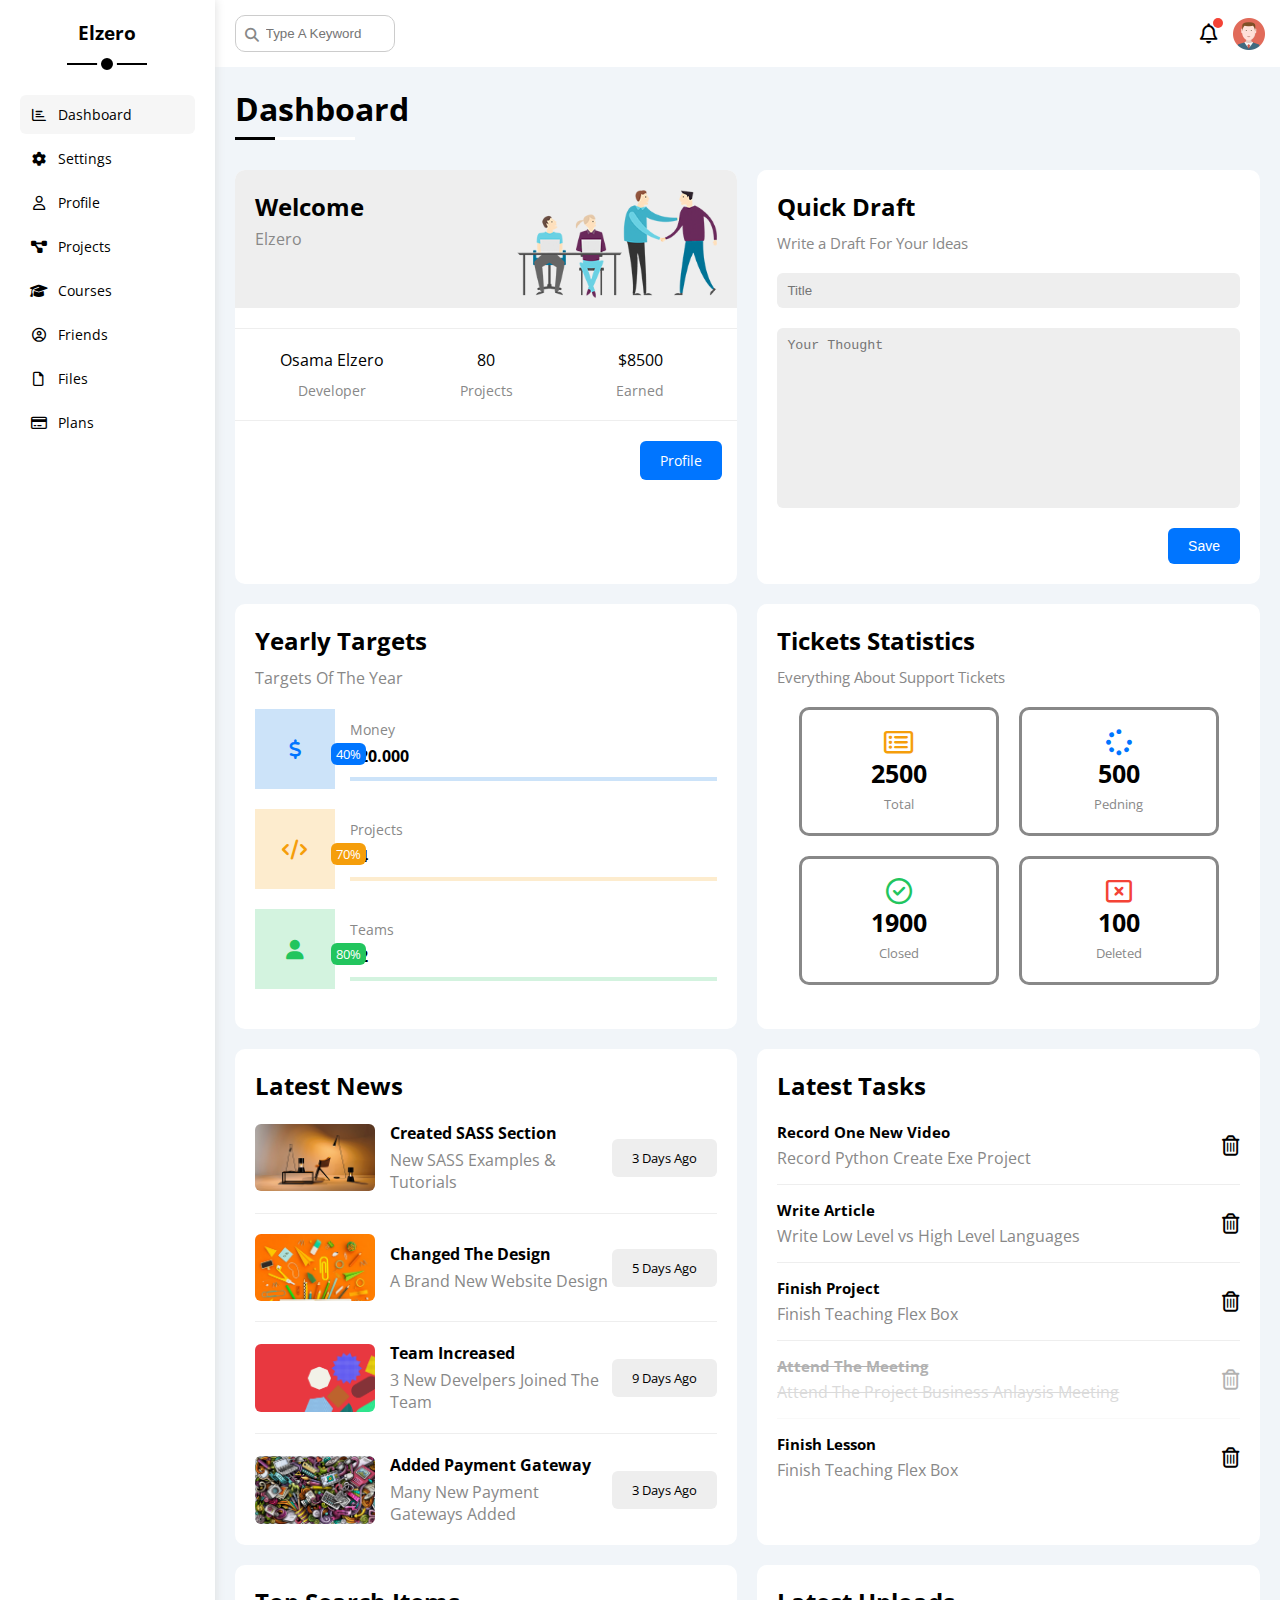
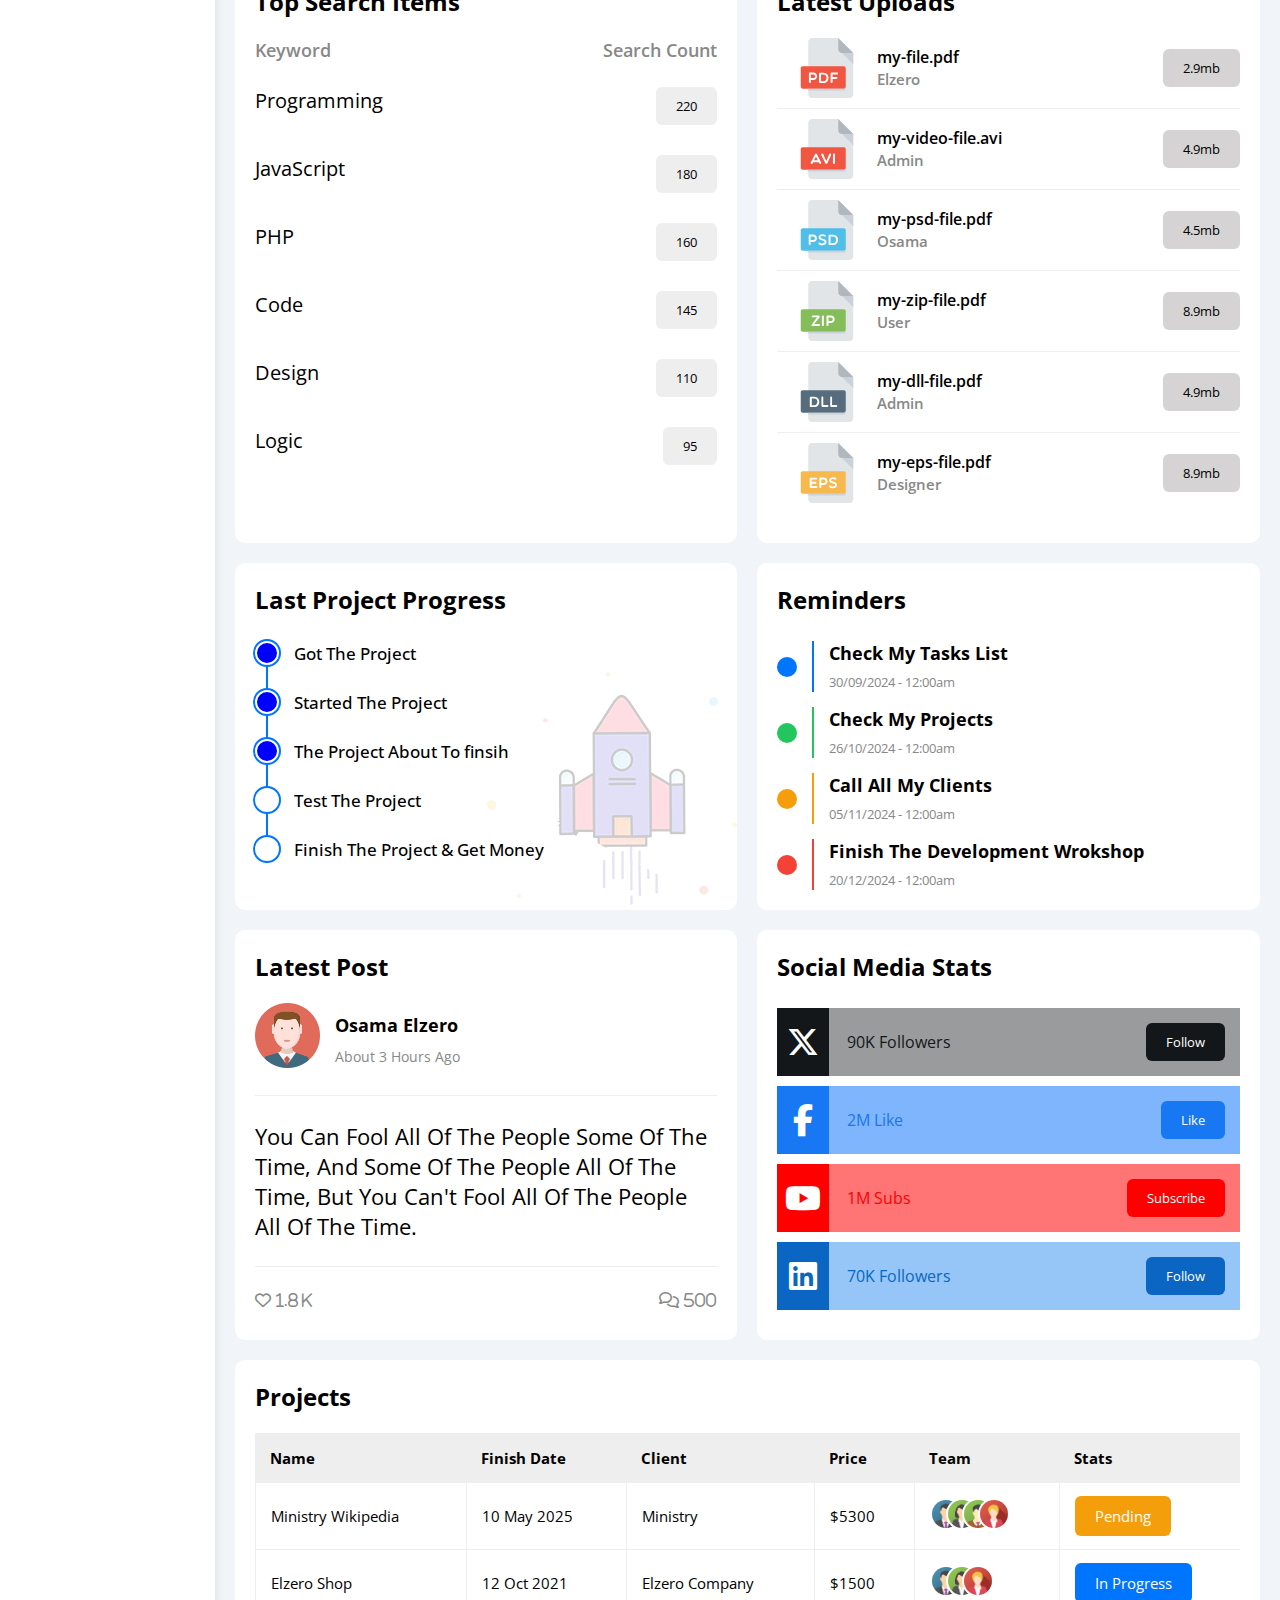
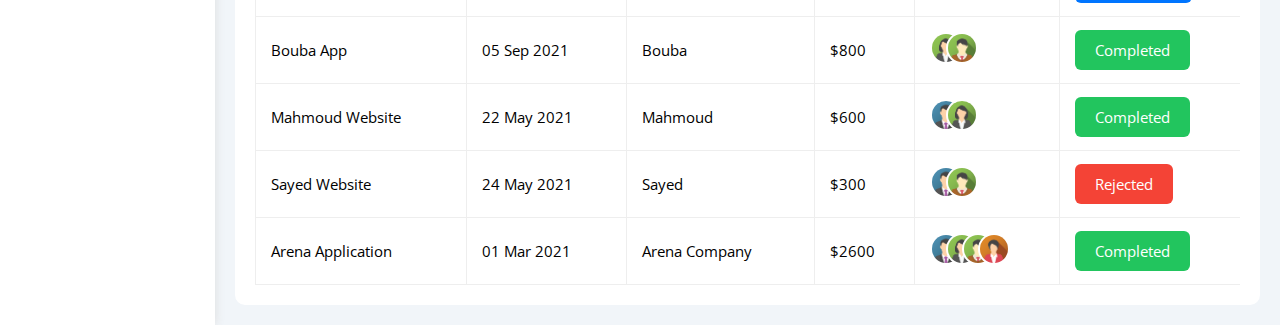
<file: index.html>
<!DOCTYPE html>
<html lang="en">
  <head>
    <meta charset="UTF-8" />
    <meta name="viewport" content="width=device-width, initial-scale=1.0" />
    <title>Dashboard</title>
    <link rel="stylesheet" href="css/all.min.css" />
    <link rel="stylesheet" href="css/framework.css" />
    <link rel="stylesheet" href="css/style.css" />
  </head>
  <body>
    <div class="page d-flex">
      <div class="sidebar bg-white p-20 p-relative">
        <h3 class="p-relative txt-c mt-0">Elzero</h3>
        <ul>
          <li>
            <a class="active d-flex align-center fs-14 c-black rad-6 p-10" href="index.html">
              <i class="fa-regular fa-chart-bar fa-fw"></i>
              <span>Dashboard</span>
            </a>
          </li>
          <li>
            <a class="d-flex align-center fs-14 c-black rad-6 p-10" href="settings.html">
              <i class="fa-solid fa-gear fa-fw"></i>
              <span>Settings</span>
            </a>
          </li>
          <li>
            <a class="d-flex align-center fs-14 c-black rad-6 p-10" href="profile.html">
              <i class="fa-regular fa-user fa-fw"></i>
              <span>Profile</span>
            </a>
          </li>
          <li>
            <a class="d-flex align-center fs-14 c-black rad-6 p-10" href="projects.html">
              <i class="fa-solid fa-diagram-project fa-fw"></i>
              <span>Projects</span>
            </a>
          </li>
          <li>
            <a class="d-flex align-center fs-14 c-black rad-6 p-10" href="courses.html">
              <i class="fa-solid fa-graduation-cap fa-fw"></i>
              <span>Courses</span>
            </a>
          </li>
          <li>
            <a class="d-flex align-center fs-14 c-black rad-6 p-10" href="friends.html">
              <i class="fa-regular fa-circle-user fa-fw"></i>
              <span>Friends</span>
            </a>
          </li>
          <li>
            <a class="d-flex align-center fs-14 c-black rad-6 p-10" href="files.html">
              <i class="fa-regular fa-file fa-fw"></i>
              <span>Files</span>
            </a>
          </li>
          <li>
            <a class="d-flex align-center fs-14 c-black rad-6 p-10" href="plans.html">
              <i class="fa-regular fa-credit-card fa-fw"></i>
              <span>Plans</span>
            </a>
          </li>
        </ul>
      </div>
      <div class="content w-full">
        <div class="head bg-white p-15 between-flex">
          <div class="search p-relative">
            <input class="p-10" type="search" placeholder="Type A Keyword" />
          </div>
          <!-- <h3 class="mb-0 mr-10 f-family fs-25">Hello</h3> -->
          <div class="icons d-flex align-center">
            <span class="notification p-relative">
              <i class="fa-regular fa-bell fa-lg"></i>
            </span>
            <img src="img/avatar.png" alt="" />
          </div>
        </div>
          <h1 class="p-relative">Dashboard</h1>
          <div class="wrapper d-grid gap-20">
            <div class="welcome bg-white rad-10 txt-c-mobile block-mobile">
              <div class="intro p-20 d-flex space-between bg-eee">
                <div>
                  <h2 class="m-0">Welcome</h2>
                  <p class="c-grey mt-5">Elzero</p>
                </div>
                <img src="img/welcome.png" alt="">
                </div>
                <div class="body txt-c d-flex p-20 mt-20 mb-20 block-mobile">
                  <div>Osama Elzero <span class="d-block c-grey fs-14 mt-10">Developer</span></div>
                  <div>80 <span class="d-block c-grey fs-14 mt-10">Projects</span></div>
                  <div>$8500 <span class="d-block c-grey fs-14 mt-10">Earned</span></div>
                </div>
                <a href="profile.html" class="visit d-block fs-14 bg-blue c-white w-fit btn-shape">Profile</a>
              </div>
              <div class="quick-draft card">
                  <h2 class="header-space2">Quick Draft</h2>
                  <p class="mt-0 mb-20 c-grey fs-15">Write a Draft For Your Ideas</p>
                <form>
                  <input class="d-block mb-20 w-full p-10 b-none bg-eee rad-6" type="text" placeholder="Title" />
                  <textarea class="d-block mb-20 w-full p-10 b-none bg-eee rad-6" placeholder="Your Thought"></textarea>
                  <input class="save d-block fs-14 bg-blue c-white b-none w-fit btn-shape" type="submit" value="Save" />
                </form>
            </div>
            <div class="targets card">
              <h2 class="header-space2">Yearly Targets</h2>
              <p class="mt-0 mb-20 c-grey f-15">Targets Of The Year</p>
              <div class="target-row mb-20 blue d-flex align-center">
                <div class="icon center-flex">
                  <i class="fa-solid fa-dollar-sign fa-lg c-blue"></i>
                </div>
                <div class="details">
                  <span class="fs-14 c-grey">Money</span>
                  <span class="d-block mt-5 mb-10 fw-bold">$20.000</span>
                  <div class="progress p-relative">
                    <span class="bg-blue blue" style="width: 0" data-progress="40%">
                      <span class="bg-blue">40%</span>
                    </span>
                  </div>
                </div>
              </div>
              <div class="target-row mb-20 orange d-flex align-center">
                <div class="icon center-flex">
                  <i class="fa-solid fa-code fa-lg c-orange"></i>
                </div>
                <div class="details">
                  <span class="fs-14 c-grey">Projects</span>
                  <span class="d-block mt-5 mb-10 fw-bold">24</span>
                  <div class="progress p-relative">
                    <span class="bg-orange orange" style="width: 0" data-progress="70%">
                      <span class="bg-orange">70%</span>
                    </span>
                  </div>
                </div>
              </div>
              <div class="target-row mb-20 green d-flex align-center">
                <div class="icon center-flex">
                  <i class="fa-solid fa-user fa-lg c-green"></i>
                </div>
                <div class="details">
                  <span class="fs-14 c-grey">Teams</span>
                  <span class="d-block mt-5 mb-10 fw-bold">12</span>
                  <div class="progress p-relative">
                    <span class="bg-green green" style="width: 0" data-progress="80%">
                      <span class="bg-green">80%</span>
                    </span>
                  </div>
                </div>
              </div>
            </div>
            <div class="tickets card">
              <h2 class="header-space2">Tickets Statistics</h2>
              <p class="mt-0 mb-20 c-grey fs-15">Everything About Support Tickets</p>
              <div class="center-flex txt-c gap-20 f-wrap">
                <div class="box p-20 rad-10 fs-13 c-grey">
                  <i class="fa-regular fa-rectangle-list fa-2x mb-10 c-orange"></i>
                  <span class="d-block c-black fw-bold fs-25 mb-5">2500</span>
                  Total
                </div>
                <div class="box p-20 rad-10 fs-13 c-grey">
                  <i class="fa-solid fa-spinner fa-2x mb-10 c-blue"></i>
                  <span class="d-block c-black fw-bold fs-25 mb-5">500</span>
                  Pedning
                </div>
                <div class="box p-20 rad-10 fs-13 c-grey">
                  <i class="fa-regular fa-circle-check fa-2x mb-10 c-green"></i>
                  <span class="d-block c-black fw-bold fs-25 mb-5">1900</span>
                  Closed
                </div>
                <div class="box p-20 rad-10 fs-13 c-grey">
                  <i class="fa-regular fa-rectangle-xmark fa-2x mb-10 c-red"></i>
                  <span class="d-block c-black fw-bold fs-25 mb-5">100</span>
                  Deleted
                </div>
              </div>
            </div>
            <div class="latest-news card txt-c-mobile">
              <h2 class="header-space1">Latest News</h2>
              <div class="news-row d-flex align-center">
                <img class="rad-6" src="img/news-01.png" alt="">
                <div class="info">
                  <h3>Created SASS Section</h3>
                  <p class="m-0 f-14 c-grey">New SASS Examples & Tutorials</p>
                </div>
                <div class="btn-shape bg-eee fs-13 label">3 Days Ago</div>
              </div>
              <div class="news-row d-flex align-center">
                <img class="rad-6" src="img/news-02.png" alt="">
                <div class="info">
                  <h3>Changed The Design</h3>
                  <p class="m-0 f-14 c-grey">A Brand New Website Design</p>
                </div>
                <div class="btn-shape bg-eee fs-13 label">5 Days Ago</div>
              </div>
              <div class="news-row d-flex align-center">
                <img class="rad-6" src="img/news-03.png"  alt="">
                <div class="info">
                  <h3>Team Increased</h3>
                  <p class="m-0 f-14 c-grey">3 New Develpers Joined The Team</p>
                </div>
                <div class="btn-shape bg-eee fs-13 label">9 Days Ago</div>
              </div>
              <div class="news-row d-flex align-center">
                <img class="rad-6" src="img/news-04.png" alt="">
                <div class="info">
                  <h3>Added Payment Gateway</h3>
                  <p class="m-0 f-14 c-grey">Many New Payment Gateways Added</p>
                </div>
                <div class="btn-shape bg-eee fs-13 label">3 Days Ago</div>
              </div>
            </div>
            <div class="latest-tasks card txt-c-mobile">
              <h2 class="header-space1">Latest Tasks</h2>
              <div class="task-row between-flex">
                <div class="info">
                  <h3 class="mt-0 mb-5 fs-15">Record One New Video</h3>
                  <p class="m-0 c-grey">Record Python Create Exe Project</p>
                </div>
                <i class="fa-regular fa-trash-can fa-lg delete"></i>
              </div>
              <div class="task-row between-flex">
                <div class="info">
                  <h3 class="mt-0 mb-5 fs-15">Write Article</h3>
                  <p class="m-0 c-grey">Write Low Level vs High Level Languages</p>
                </div>
                <i class="fa-regular fa-trash-can fa-lg delete"></i>
              </div>
              <div class="task-row between-flex">
                <div class="info">
                  <h3 class="mt-0 mb-5 fs-15">Finish Project</h3>
                  <p class="m-0 c-grey">Finish Teaching Flex Box</p>
                </div>
                <i class="fa-regular fa-trash-can fa-lg delete"></i>
              </div>
              <div class="task-row between-flex done">
                <div class="info">
                  <h3 class="mt-0 mb-5 fs-15">Attend The Meeting</h3>
                  <p class="m-0 c-grey">Attend The Project Business Anlaysis Meeting</p>
                </div>
                <i class="fa-regular fa-trash-can fa-lg delete"></i>
              </div>
              <div class="task-row between-flex">
                <div class="info">
                  <h3 class="mt-0 mb-5 fs-15">Finish Lesson</h3>
                  <p class="m-0 c-grey">Finish Teaching Flex Box</p>
                </div>
                <i class="fa-regular fa-trash-can fa-lg delete"></i>
              </div>
          </div>
          <div class="top-search card txt-c-mobile">
            <h2 class="header-space1">Top Search Items</h2>
            <div class="items-head d-flex space-between c-grey mb-10">
              <div>Keyword</div>
              <div>Search Count</div>
            </div>
            <div class="items d-flex space-between pt-15 pb-15">
              <span>Programming</span>
              <span class="bg-eee fs-13 btn-shape">220</span>
            </div>
            <div class="items d-flex space-between pt-15 pb-15">
              <span>JavaScript</span>
              <span class="bg-eee btn-shape fs-13">180</span>
            </div>
            <div class="items d-flex space-between pt-15 pb-15">
              <span>PHP</span>
              <span class="bg-eee btn-shape fs-13">160</span>
            </div>
            <div class="items d-flex space-between pt-15 pb-15">
              <span>Code</span>
              <span class="bg-eee btn-shape fs-13">145</span>
            </div>
            <div class="items d-flex space-between pt-15 pb-15">
              <span>Design</span>
              <span class="bg-eee btn-shape fs-13">110</span>
            </div>
            <div class="items d-flex space-between pt-15 pb-15">
              <span>Logic</span>
              <span class="bg-eee btn-shape fs-13">95</span>
            </div>
          </div>
          <div class="latest-uploads card">
            <h2 class="header-space1">Latest Uploads</h2>
            <ul class="m-0">
              <li class="between-flex pb-10 mb-10">
                <div class="d-flex align-center">
                  <img class="mr-10" width="100" height="60" src="img/pdf.svg" alt="">
                  <div class="txt">
                    <span class="d-block">my-file.pdf</span>
                    <span class="fs-15 c-grey">Elzero</span>
                  </div>
                </div>
                <div class="bg-b1 btn-shape fs-13 w-fit">
                  2.9mb
                </div>
              </li>
              <li class="between-flex pb-10 mb-10">
                <div class="d-flex align-center">
                  <img class="mr-10" width="100" height="60" src="img/avi.svg" alt="">
                  <div class="txt">
                    <span class="d-block">my-video-file.avi</span>
                    <span class="fs-15 c-grey">Admin</span>
                  </div>
                </div>
                <div class="bg-b1 btn-shape fs-13 w-fit">
                  4.9mb
                </div>
              </li>
              <li class="between-flex pb-10 mb-10">
                <div class="d-flex align-center">
                  <img class="mr-10" width="100" height="60" src="img/psd.svg" alt="">
                  <div class="txt">
                    <span class="d-block">my-psd-file.pdf</span>
                    <span class="fs-15 c-grey">Osama</span>
                  </div>
                </div>
                <div class="bg-b1 btn-shape fs-13 w-fit">
                  4.5mb
                </div>
              </li>
              <li class="between-flex pb-10 mb-10">
                <div class="d-flex align-center">
                  <img class="mr-10" width="100" height="60" src="img/zip.svg" alt="">
                  <div class="txt">
                    <span class="d-block">my-zip-file.pdf</span>
                    <span class="fs-15 c-grey">User</span>
                  </div>
                </div>
                <div class="bg-b1 btn-shape fs-13 w-fit">
                  8.9mb
                </div>
              </li>
              <li class="between-flex pb-10 mb-10">
                <div class="d-flex align-center">
                  <img class="mr-10" width="100" height="60" src="img/dll.svg" alt="">
                  <div class="txt">
                    <span class="d-block">my-dll-file.pdf</span>
                    <span class="fs-15 c-grey">Admin</span>
                  </div>
                </div>
                <div class="bg-b1 btn-shape fs-13 w-fit">
                  4.9mb
                </div>
              </li>
              <li class="between-flex pb-10 mb-10">
                <div class="d-flex align-center">
                  <img class="mr-10" width="100" height="60" src="img/eps.svg" alt="">
                  <div class="txt">
                    <span class="d-block">my-eps-file.pdf</span>
                    <span class="fs-15 c-grey">Designer</span>
                  </div>
                </div>
                <div class="bg-b1 btn-shape fs-13 w-fit">
                  8.9mb
                </div>
              </li>
            </ul>
            </div>
            <div class="last-project card p-relative">
              <h2 class="header-space1">Last Project Progress</h2>
              <ul class="m-0 p-relative">
                <li class="mt-25 d-flex align-center done">Got The Project</li>
                <li class="mt-25 d-flex align-center done">Started The Project</li>
                <li class="mt-25 d-flex align-center done">The Project About To finsih</li>
                <li class="mt-25 d-flex align-center current">Test The Project</li>
                <li class="mt-25 d-flex align-center">Finish The Project & Get Money</li>
              </ul>
              <img class="lanuch-icon hide-mobile" src="img/project.png" alt="">
            </div>
            <div class="reminders card p-relative">
              <h2 class="mt-0 mb-25">Reminders</h2>
              <ul class="m-0">
                <li class="d-flex align-center mt-15">
                  <span class="key bg-blue mr-15 d-block r-half"></span>
                  <div class="pl-15 blue">
                    <p class="fs-18 fw-bold mt-0 mb-5">Check My Tasks List</p>
                    <span class="fs-13 c-grey">30/09/2024 - 12:00am</span>
                  </div>
                </li>
                <li class="d-flex align-center mt-15">
                  <span class="key bg-green mr-15 d-block r-half"></span>
                  <div class="pl-15 green">
                    <p class="fs-18 fw-bold mt-0 mb-5">Check My Projects</p>
                    <span class="fs-13 c-grey">26/10/2024 - 12:00am</span>
                  </div>
                </li>
                <li class="d-flex align-center mt-15">
                  <span class="key bg-orange mr-15 d-block r-half"></span>
                  <div class="pl-15 orange">
                    <p class="fs-18 fw-bold mt-0 mb-5">Call All My Clients</p>
                    <span class="fs-13 c-grey">05/11/2024 - 12:00am</span>
                  </div>
                </li>
                <li class="d-flex align-center mt-15">
                  <span class="key bg-red mr-15 d-block r-half"></span>
                  <div class="pl-15 red">
                    <p class="fs-18 fw-bold mt-0 mb-5">Finish The Development Wrokshop</p>
                    <span class="fs-13 c-grey">20/12/2024 - 12:00am</span>
                  </div>
                </li>
              </ul>
            </div>
            <div class="latest-post card txt-c-mobile">
              <h2 class="header-space1">Latest Post</h2>
              <div class="post-info d-flex">
                <div class="post-img">
                  <img src="img/avatar.png" width="65" alt="">
                </div>
                <div class="post-txt ml-15">
                  <h4 class="m-0 mt-10 fs-18">Osama Elzero</h4>
                  <p class="mt-10 c-grey fs-14">About 3 Hours Ago</p>
                </div>
              </div>
              <div class="post-content mt-15 border-top border-bottom">
                <p class="mt-25 mb-25 fs-22">You Can Fool All Of The People Some Of The Time, And Some Of The People All Of The Time, But You Can't Fool All Of The People All Of The Time.</p>
              </div>
              <div class="post-icon mt-25 d-flex space-between">
                <i class="fa-regular fa-heart fa-md c-grey"><span class="ml-5">1.8 k</span></i>
                <i class="fa-regular fa-comments fa-md c-grey"><span class="ml-5">500</span></i>
              </div>
            </div>
            <div class="social-stats card p-realt">
              <h2 class="mt-0 mb-25">Social Media Stats</h2>
              <div class="box twitter p-15 mb-10 p-relative between-flex">
                <i class="fa-brands fa-x-twitter fa-2x c-white h-full center-flex"></i>
                <span>90K Followers</span>
                <a class="fs-13 c-white btn-shape" href="#">Follow</a>
              </div>
              <div class="box facebook p-15 mb-10 p-relative between-flex">
                <i class="fa-brands fa-facebook-f fa-2x c-white h-full center-flex"></i>
                <span>2M Like</span>
                <a class="fs-13 c-white btn-shape" href="#">Like</a>
              </div>
              <div class="box youtube p-15 mb-10 p-relative between-flex">
                <i class="fa-brands fa-youtube fa-2x c-white h-full center-flex"></i>
                <span>1M Subs</span>
                <a class="fs-13 c-white btn-shape" href="#">Subscribe</a>
              </div>
              <div class="box linkedin p-15 mb-10 p-relative between-flex">
                <i class="fa-brands fa-linkedin fa-2x c-white h-full center-flex"></i>
                <span>70K Followers</span>
                <a class="fs-13 c-white btn-shape" href="#">Follow</a>
              </div>
            </div>
          </div>
          <div class="projects card m-20">
            <h2 class="header-space1">Projects</h2>
            <div class="responsive-table">
              <table class="fs-15 w-full">
                <thead>
                  <tr>
                    <td>Name</td>
                    <td>Finish Date</td>
                    <td>Client</td>
                    <td>Price</td>
                    <td>Team</td>
                    <td>Stats</td>
                  </tr>
                </thead>
                <tbody>
                  <tr>
                    <td>Ministry Wikipedia</td>
                    <td>10 May 2025</td>
                    <td>Ministry</td>
                    <td>$5300</td>
                    <td>
                      <img src="img/team-01.png" alt="">
                      <img src="img/team-02.png" alt="">
                      <img src="img/team-03.png" alt="">
                      <img src="img/team-05.png" alt="">
                    </td>
                    <td>
                      <span class="label btn-shape bg-orange c-white">Pending</span>
                    </td>
                  </tr>
                  <tr>
                    <td>Elzero Shop</td>
                    <td>12 Oct 2021</td>
                    <td>Elzero Company</td>
                    <td>$1500</td>
                    <td>
                      <img src="img/team-01.png" alt="" />
                      <img src="img/team-02.png" alt="" />
                      <img src="img/team-05.png" alt="" />
                    </td>
                    <td><span class="label btn-shape bg-blue c-white">In Progress</span></td>
                  </tr>
                  <tr>
                    <td>Bouba App</td>
                    <td>05 Sep 2021</td>
                    <td>Bouba</td>
                    <td>$800</td>
                    <td>
                      <img src="img/team-02.png" alt="" />
                      <img src="img/team-03.png" alt="" />
                    </td>
                    <td><span class="label btn-shape bg-green c-white">Completed</span></td>
                  </tr>
                  <tr>
                    <td>Mahmoud Website</td>
                    <td>22 May 2021</td>
                    <td>Mahmoud</td>
                    <td>$600</td>
                    <td>
                      <img src="img/team-01.png" alt="" />
                      <img src="img/team-02.png" alt="" />
                    </td>
                    <td><span class="label btn-shape bg-green c-white">Completed</span></td>
                  </tr>
                  <tr>
                    <td>Sayed Website</td>
                    <td>24 May 2021</td>
                    <td>Sayed</td>
                    <td>$300</td>
                    <td>
                      <img src="img/team-01.png" alt="" />
                      <img src="img/team-03.png" alt="" />
                    </td>
                    <td><span class="label btn-shape bg-red c-white">Rejected</span></td>
                  </tr>
                  <tr>
                    <td>Arena Application</td>
                    <td>01 Mar 2021</td>
                    <td>Arena Company</td>
                    <td>$2600</td>
                    <td>
                      <img src="img/team-01.png" alt="" />
                      <img src="img/team-02.png" alt="" />
                      <img src="img/team-03.png" alt="" />
                      <img src="img/team-04.png" alt="" />
                    </td>
                    <td><span class="label btn-shape bg-green c-white">Completed</span></td>
                  </tr>
                </tbody>
              </table>
            </div>
          </div>
        </div>
    </div>
    <script src="logic/script.js"></script>
  </body>
</html>
</file>
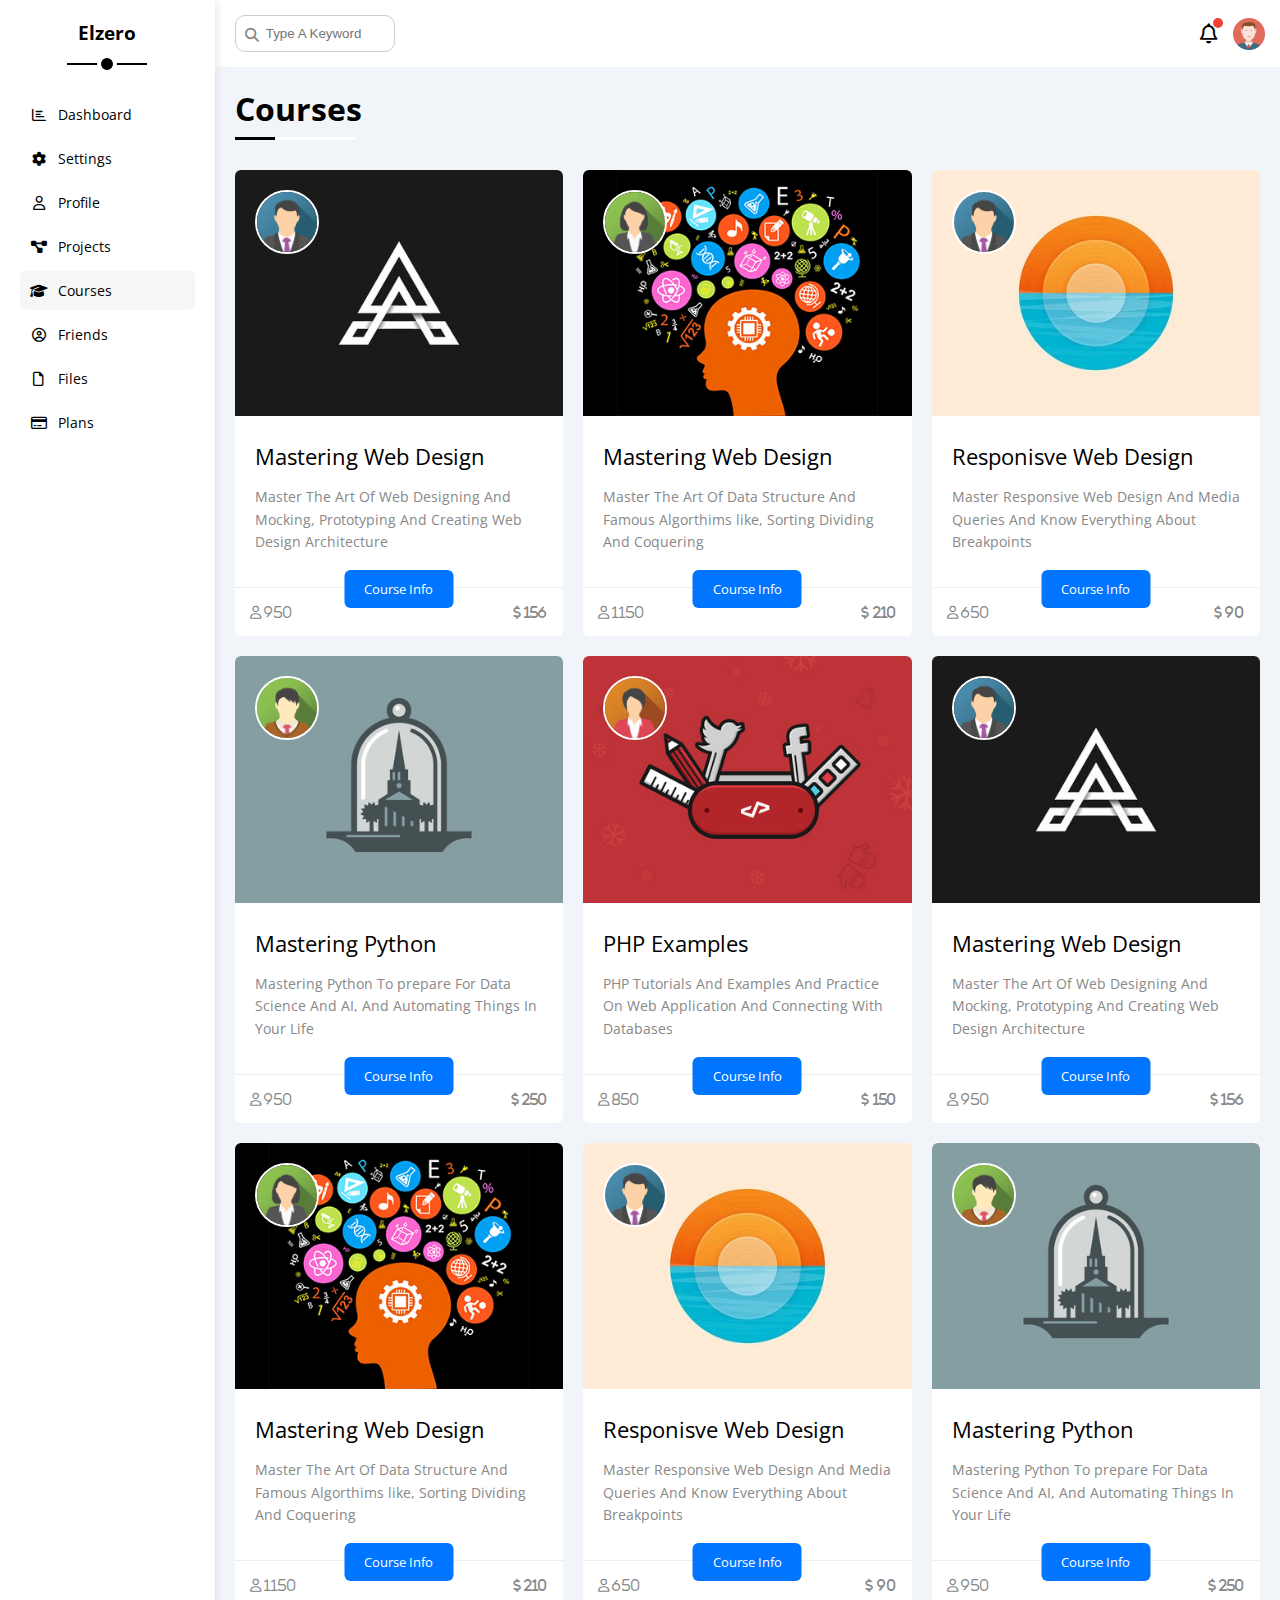
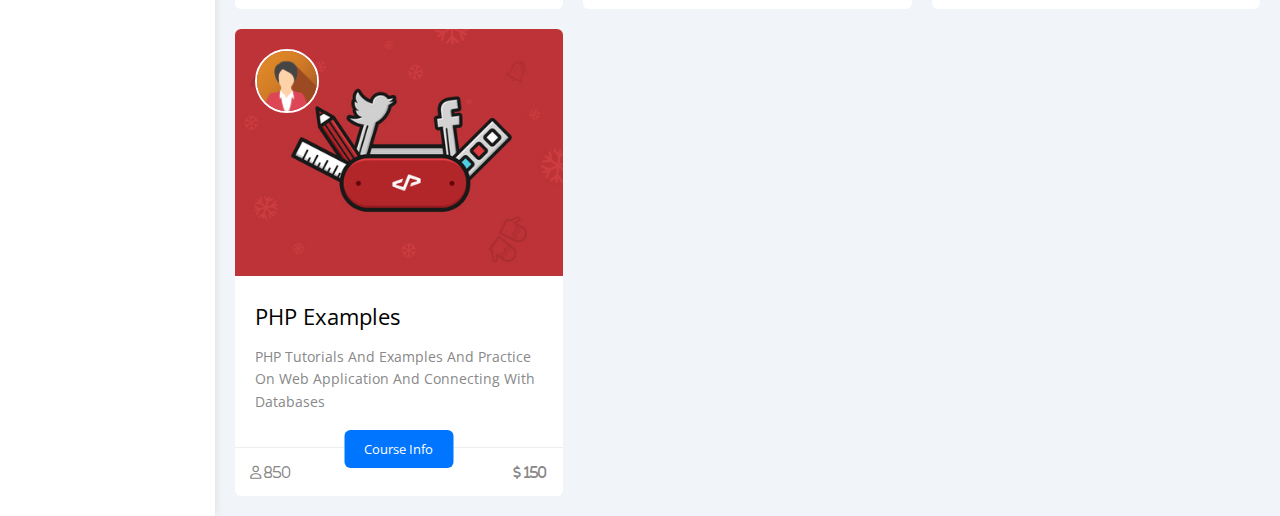
<file: courses.html>
<!DOCTYPE html>
<html lang="en">
<head>
  <meta charset="UTF-8">
  <meta name="viewport" content="width=device-width, initial-scale=1.0">
  <title>Courses</title>
  <link rel="stylesheet" href="css/framework.css" />
  <link rel="stylesheet" href="css/style.css" />
  <link rel="stylesheet" href="css/all.min.css" />
</head>
<body>
  <div class="page d-flex">
    <div class="sidebar bg-white p-20 p-relative">
      <h3 class="p-relative txt-c mt-0">Elzero</h3>
      <ul>
        <li>
          <a
            class="d-flex align-center fs-14 c-black rad-6 p-10"
            href="index.html"
          >
            <i class="fa-regular fa-chart-bar fa-fw"></i>
            <span class="">Dashboard</span>
          </a>
        </li>
        <li>
          <a
            class="d-flex align-center fs-14 c-black rad-6 p-10"
            href="settings.html"
          >
            <i class="fa-solid fa-gear fa-fw"></i>
            <span>Settings</span>
          </a>
        </li>
        <li>
          <a
            class="d-flex align-center fs-14 c-black rad-6 p-10"
            href="profile.html"
          >
            <i class="fa-regular fa-user fa-fw"></i>
            <span>Profile</span>
          </a>
        </li>
        <li>
          <a
            class="d-flex align-center fs-14 c-black rad-6 p-10"
            href="projects.html"
          >
            <i class="fa-solid fa-diagram-project fa-fw"></i>
            <span>Projects</span>
          </a>
        </li>
        <li>
          <a
            class="active d-flex align-center fs-14 c-black rad-6 p-10"
            href="courses.html"
          >
            <i class="fa-solid fa-graduation-cap fa-fw"></i>
            <span>Courses</span>
          </a>
        </li>
        <li>
          <a
            class="d-flex align-center fs-14 c-black rad-6 p-10"
            href="friends.html"
          >
            <i class="fa-regular fa-circle-user fa-fw"></i>
            <span>Friends</span>
          </a>
        </li>
        <li>
          <a
            class="d-flex align-center fs-14 c-black rad-6 p-10"
            href="files.html"
          >
            <i class="fa-regular fa-file fa-fw"></i>
            <span>Files</span>
          </a>
        </li>
        <li>
          <a
            class="d-flex align-center fs-14 c-black rad-6 p-10"
            href="plans.html"
          >
            <i class="fa-regular fa-credit-card fa-fw"></i>
            <span>Plans</span>
          </a>
        </li>
      </ul>
    </div>
    <div class="content w-full">
      <div class="head bg-white p-15 between-flex">
        <div class="search p-relative">
          <input class="p-10" type="search" placeholder="Type A Keyword" />
        </div>
        <!-- <h3 class="mb-0 mr-10 f-family fs-25">Hello</h3> -->
        <div class="icons d-flex align-center">
          <span class="notification p-relative">
            <i class="fa-regular fa-bell fa-lg"></i>
          </span>
          <img src="img/avatar.png" alt="" />
          </div>
      </div>
      <h1 class="p-relative">Courses</h1>
      <div class="courses-page d-grid m-20 gap-20">
        <div class="course bg-white rad-6 p-relative">
          <img class="cover" src="img/course-01.jpg" alt="">
          <img class="instructor" src="img/team-01.png" alt="">
          <div class="p-20">
            <h4 class="m-0 fw-normal fs-22">Mastering Web Design</h4>
            <p class="description c-grey mt-15 fs-14">
              Master The Art Of Web Designing And Mocking, 
              Prototyping And Creating Web Design Architecture
            </p>
          </div>
          <div class="info p-15 p-relative between-flex">
            <span class="title bg-blue c-white btn-shape">Course Info</span>
            <span class="c-grey">
              <i class="fa-regular fa-user">
                950
              </i>
            </span>
            <span class="c-grey">
              <i class="fa-solid fa-dollar-sign">
                156
              </i>
            </span>
          </div>
        </div>
        <div class="course bg-white rad-6 p-relative">
          <img class="cover" src="img/course-02.jpg" alt="">
          <img class="instructor" src="img/team-02.png" alt="">
          <div class="p-20">
            <h4 class="m-0 fw-normal fs-22">Mastering Web Design</h4>
            <p class="description c-grey mt-15 fs-14">
              Master The Art Of Data Structure And Famous Algorthims like, 
              Sorting Dividing And Coquering
            </p>
          </div>
          <div class="info p-15 p-relative between-flex">
            <span class="title bg-blue c-white btn-shape">Course Info</span>
            <span class="c-grey">
              <i class="fa-regular fa-user">
                1150
              </i>
            </span>
            <span class="c-grey">
              <i class="fa-solid fa-dollar-sign">
                210
              </i>
            </span>
          </div>
        </div>
        <div class="course bg-white rad-6 p-relative">
          <img class="cover" src="img/course-03.jpg" alt="">
          <img class="instructor" src="img/team-01.png" alt="">
          <div class="p-20">
            <h4 class="m-0 fw-normal fs-22">Responisve Web Design</h4>
            <p class="description c-grey mt-15 fs-14">
              Master Responsive Web Design And Media Queries 
              And Know Everything About Breakpoints
            </p>
          </div>
          <div class="info p-15 p-relative between-flex">
            <span class="title bg-blue c-white btn-shape">Course Info</span>
            <span class="c-grey">
              <i class="fa-regular fa-user">
                650
              </i>
            </span>
            <span class="c-grey">
              <i class="fa-solid fa-dollar-sign">
                90
              </i>
            </span>
          </div>
        </div>
        <div class="course bg-white rad-6 p-relative">
          <img class="cover" src="img/course-04.jpg" alt="">
          <img class="instructor" src="img/team-03.png" alt="">
          <div class="p-20">
            <h4 class="m-0 fw-normal fs-22">Mastering Python</h4>
            <p class="description c-grey mt-15 fs-14">
              Mastering Python To prepare For Data Science And AI, 
              And Automating Things In Your Life
            </p>
          </div>
          <div class="info p-15 p-relative between-flex">
            <span class="title bg-blue c-white btn-shape">Course Info</span>
            <span class="c-grey">
              <i class="fa-regular fa-user">
                950
              </i>
            </span>
            <span class="c-grey">
              <i class="fa-solid fa-dollar-sign">
                250
              </i>
            </span>
          </div>
        </div>
        <div class="course bg-white rad-6 p-relative">
          <img class="cover" src="img/course-05.jpg" alt="">
          <img class="instructor" src="img/team-04.png" alt="">
          <div class="p-20">
            <h4 class="m-0 fw-normal fs-22">PHP Examples</h4>
            <p class="description c-grey mt-15 fs-14">
              PHP Tutorials And Examples And Practice On 
              Web Application And Connecting With Databases
            </p>
          </div>
          <div class="info p-15 p-relative between-flex">
            <span class="title bg-blue c-white btn-shape">Course Info</span>
            <span class="c-grey">
              <i class="fa-regular fa-user">
                850
              </i>
            </span>
            <span class="c-grey">
              <i class="fa-solid fa-dollar-sign">
                150
              </i>
            </span>
          </div>
        </div>
        <div class="course bg-white rad-6 p-relative">
          <img class="cover" src="img/course-01.jpg" alt="">
          <img class="instructor" src="img/team-01.png" alt="">
          <div class="p-20">
            <h4 class="m-0 fw-normal fs-22">Mastering Web Design</h4>
            <p class="description c-grey mt-15 fs-14">
              Master The Art Of Web Designing And Mocking, 
              Prototyping And Creating Web Design Architecture
            </p>
          </div>
          <div class="info p-15 p-relative between-flex">
            <span class="title bg-blue c-white btn-shape">Course Info</span>
            <span class="c-grey">
              <i class="fa-regular fa-user">
                950
              </i>
            </span>
            <span class="c-grey">
              <i class="fa-solid fa-dollar-sign">
                156
              </i>
            </span>
          </div>
        </div>
        <div class="course bg-white rad-6 p-relative">
          <img class="cover" src="img/course-02.jpg" alt="">
          <img class="instructor" src="img/team-02.png" alt="">
          <div class="p-20">
            <h4 class="m-0 fw-normal fs-22">Mastering Web Design</h4>
            <p class="description c-grey mt-15 fs-14">
              Master The Art Of Data Structure And Famous Algorthims like, 
              Sorting Dividing And Coquering
            </p>
          </div>
          <div class="info p-15 p-relative between-flex">
            <span class="title bg-blue c-white btn-shape">Course Info</span>
            <span class="c-grey">
              <i class="fa-regular fa-user">
                1150
              </i>
            </span>
            <span class="c-grey">
              <i class="fa-solid fa-dollar-sign">
                210
              </i>
            </span>
          </div>
        </div>
        <div class="course bg-white rad-6 p-relative">
          <img class="cover" src="img/course-03.jpg" alt="">
          <img class="instructor" src="img/team-01.png" alt="">
          <div class="p-20">
            <h4 class="m-0 fw-normal fs-22">Responisve Web Design</h4>
            <p class="description c-grey mt-15 fs-14">
              Master Responsive Web Design And Media Queries 
              And Know Everything About Breakpoints
            </p>
          </div>
          <div class="info p-15 p-relative between-flex">
            <span class="title bg-blue c-white btn-shape">Course Info</span>
            <span class="c-grey">
              <i class="fa-regular fa-user">
                650
              </i>
            </span>
            <span class="c-grey">
              <i class="fa-solid fa-dollar-sign">
                90
              </i>
            </span>
          </div>
        </div>
        <div class="course bg-white rad-6 p-relative">
          <img class="cover" src="img/course-04.jpg" alt="">
          <img class="instructor" src="img/team-03.png" alt="">
          <div class="p-20">
            <h4 class="m-0 fw-normal fs-22">Mastering Python</h4>
            <p class="description c-grey mt-15 fs-14">
              Mastering Python To prepare For Data Science And AI, 
              And Automating Things In Your Life
            </p>
          </div>
          <div class="info p-15 p-relative between-flex">
            <span class="title bg-blue c-white btn-shape">Course Info</span>
            <span class="c-grey">
              <i class="fa-regular fa-user">
                950
              </i>
            </span>
            <span class="c-grey">
              <i class="fa-solid fa-dollar-sign">
                250
              </i>
            </span>
          </div>
        </div>
        <div class="course bg-white rad-6 p-relative">
          <img class="cover" src="img/course-05.jpg" alt="">
          <img class="instructor" src="img/team-04.png" alt="">
          <div class="p-20">
            <h4 class="m-0 fw-normal fs-22">PHP Examples</h4>
            <p class="description c-grey mt-15 fs-14">
              PHP Tutorials And Examples And Practice On 
              Web Application And Connecting With Databases
            </p>
          </div>
          <div class="info p-15 p-relative between-flex">
            <span class="title bg-blue c-white btn-shape">Course Info</span>
            <span class="c-grey">
              <i class="fa-regular fa-user">
                850
              </i>
            </span>
            <span class="c-grey">
              <i class="fa-solid fa-dollar-sign">
                150
              </i>
            </span>
          </div>
        </div>
      </div>
    </div>
  </div>
  <script src="logic/script.js"></script>
</body>
</html>
</file>
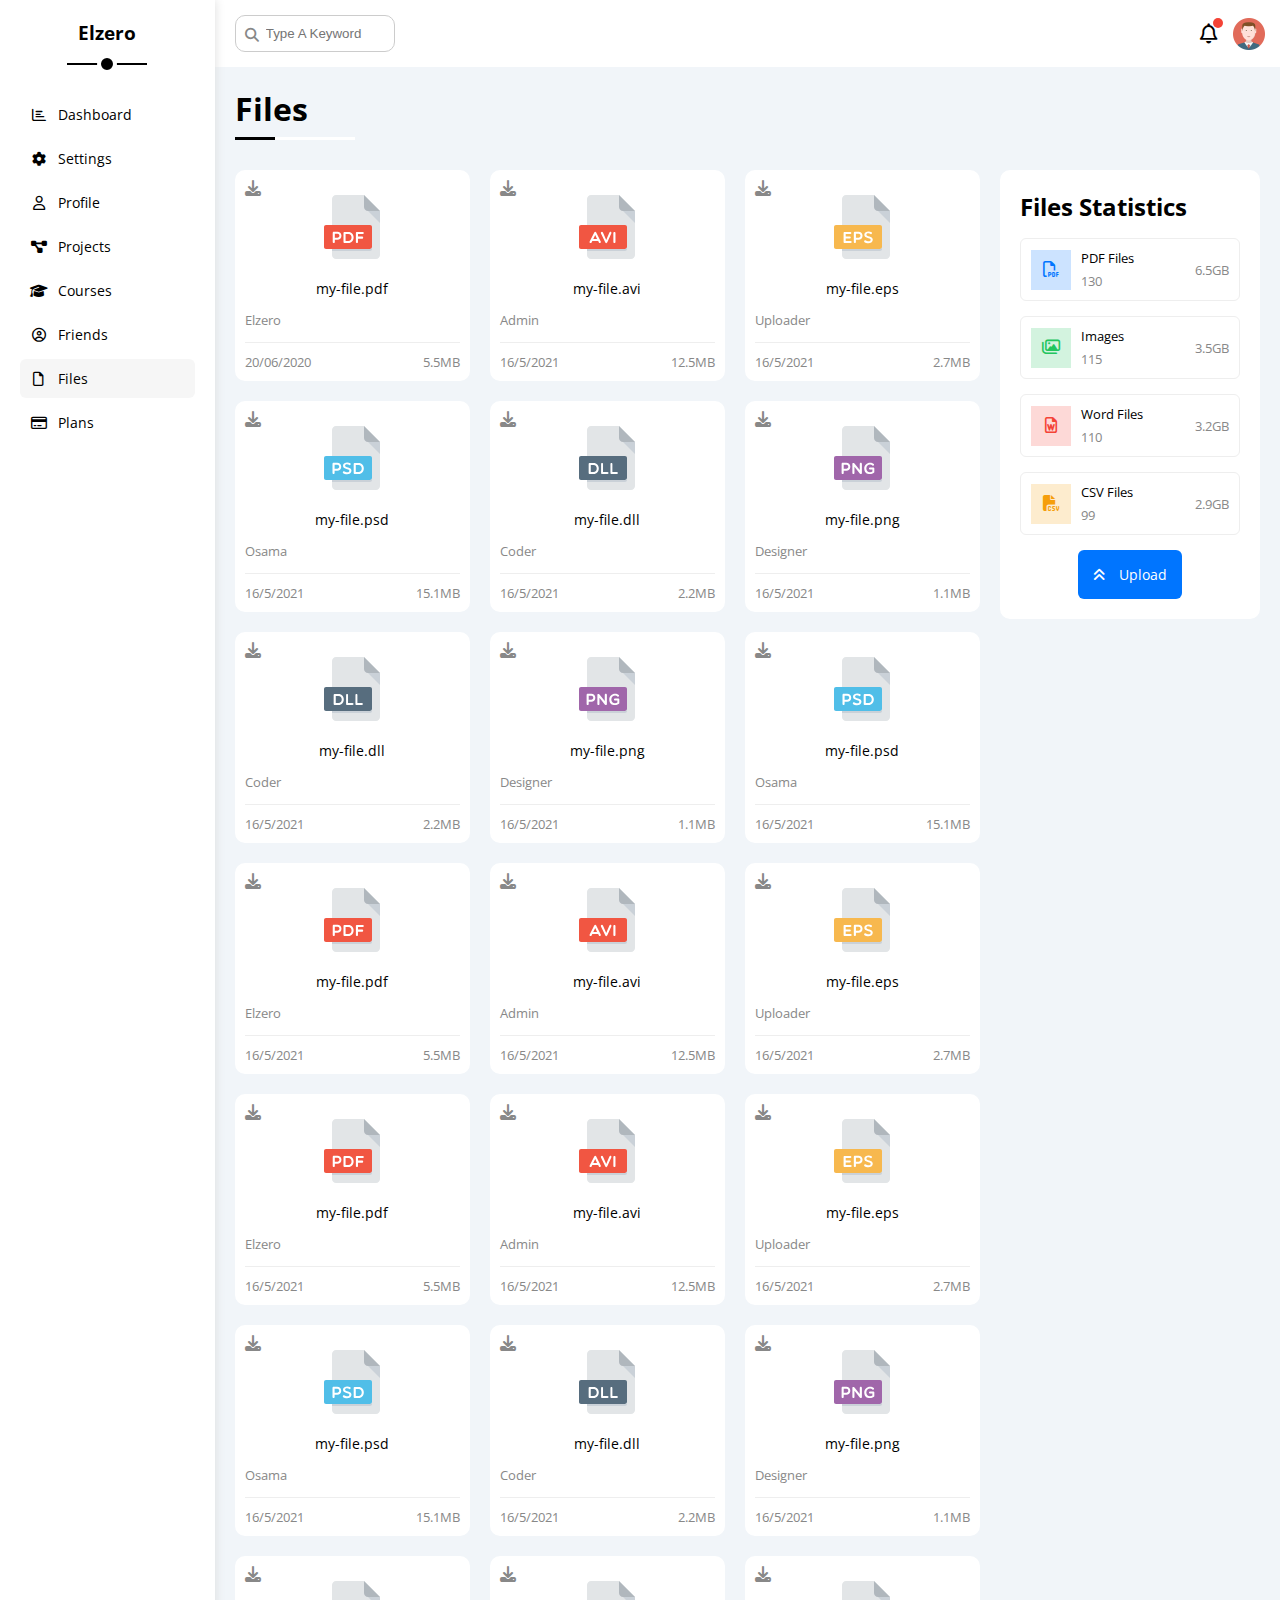
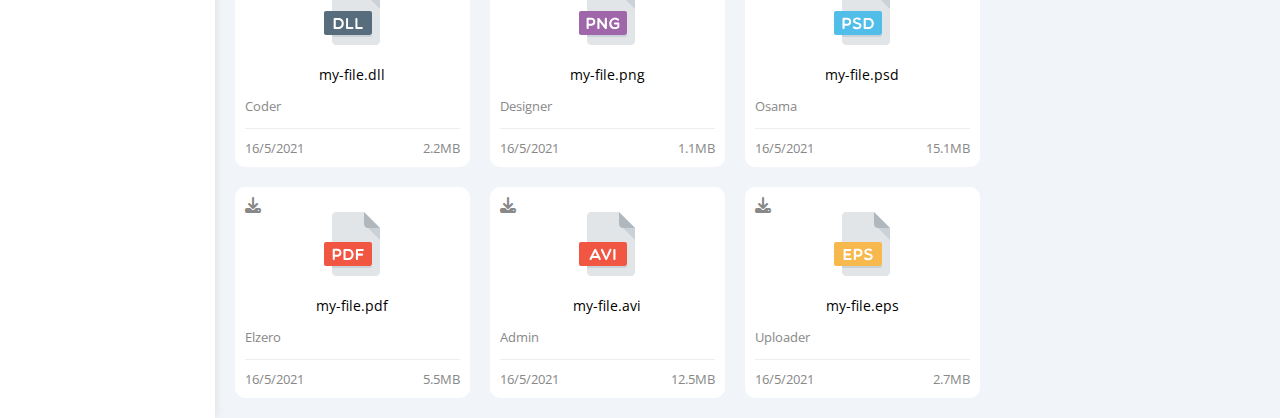
<file: files.html>
<!DOCTYPE html>
<html lang="en">
<head>
  <meta charset="UTF-8">
  <meta name="viewport" content="width=device-width, initial-scale=1.0">
  <title>Files</title>
  <link rel="stylesheet" href="css/framework.css" />
  <link rel="stylesheet" href="css/style.css" />
  <link rel="stylesheet" href="css/all.min.css" />
</head>
<body>
  <div class="page d-flex">
    <div class="sidebar bg-white p-20 p-relative">
      <h3 class="p-relative txt-c mt-0">Elzero</h3>
      <ul>
        <li>
          <a
            class="d-flex align-center fs-14 c-black rad-6 p-10"
            href="index.html"
          >
            <i class="fa-regular fa-chart-bar fa-fw"></i>
            <span class="">Dashboard</span>
          </a>
        </li>
        <li>
          <a
            class="d-flex align-center fs-14 c-black rad-6 p-10"
            href="settings.html"
          >
            <i class="fa-solid fa-gear fa-fw"></i>
            <span>Settings</span>
          </a>
        </li>
        <li>
          <a
            class="d-flex align-center fs-14 c-black rad-6 p-10"
            href="profile.html"
          >
            <i class="fa-regular fa-user fa-fw"></i>
            <span>Profile</span>
          </a>
        </li>
        <li>
          <a
            class="d-flex align-center fs-14 c-black rad-6 p-10"
            href="projects.html"
          >
            <i class="fa-solid fa-diagram-project fa-fw"></i>
            <span>Projects</span>
          </a>
        </li>
        <li>
          <a
            class="d-flex align-center fs-14 c-black rad-6 p-10"
            href="courses.html"
          >
            <i class="fa-solid fa-graduation-cap fa-fw"></i>
            <span>Courses</span>
          </a>
        </li>
        <li>
          <a
            class="d-flex align-center fs-14 c-black rad-6 p-10"
            href="friends.html"
          >
            <i class="fa-regular fa-circle-user fa-fw"></i>
            <span>Friends</span>
          </a>
        </li>
        <li>
          <a
            class="active d-flex align-center fs-14 c-black rad-6 p-10"
            href="files.html"
          >
            <i class="fa-regular fa-file fa-fw"></i>
            <span>Files</span>
          </a>
        </li>
        <li>
          <a
            class="d-flex align-center fs-14 c-black rad-6 p-10"
            href="plans.html"
          >
            <i class="fa-regular fa-credit-card fa-fw"></i>
            <span>Plans</span>
          </a>
        </li>
      </ul>
    </div>
    <div class="content w-full">
      <div class="head bg-white p-15 between-flex">
        <div class="search p-relative">
          <input class="p-10" type="search" placeholder="Type A Keyword" />
        </div>
        <!-- <h3 class="mb-0 mr-10 f-family fs-25">Hello</h3> -->
        <div class="icons d-flex align-center">
          <span class="notification p-relative">
            <i class="fa-regular fa-bell fa-lg"></i>
          </span>
          <img src="img/avatar.png" alt="" />
          </div>
      </div>
      <h1 class="p-relative">Files</h1>
      <div class="files-page d-flex m-20 gap-20">
        <div class="files-stats p-20 bg-white rad-10">
          <h2 class="mt-0 mb-15 txt-c-mobile">Files Statistics</h2>
          <div class="stats d-flex align-center border-eee p-10 rad-6 mb-15 fs-13">
            <i class="fa-regular fa-file-pdf fa-lg blue center-flex c-blue icon"></i>
            <div class="info">
              <span>PDF Files</span>
              <span class="d-block c-grey mt-5">130</span>
            </div>
            <div class="size c-grey">6.5GB</div>
          </div>
          <div class="stats d-flex align-center border-eee p-10 rad-6 mb-15 fs-13">
            <i class="fa-regular fa-images fa-lg green center-flex c-green icon"></i>
            <div class="info">
              <span>Images</span>
              <span class="d-block c-grey mt-5">115</span>
            </div>
            <div class="size c-grey">3.5GB</div>
          </div>
          <div class="stats d-flex align-center border-eee p-10 rad-6 mb-15 fs-13">
            <i class="fa-regular fa-file-word fa-lg red center-flex c-red icon"></i>
            <div class="info">
              <span>Word Files</span>
              <span class="d-block c-grey mt-5">110</span>
            </div>
            <div class="size c-grey">3.2GB</div>
          </div>
          <div class="stats d-flex align-center border-eee p-10 rad-6 mb-15 fs-13">
            <i class="fa-solid fa-file-csv fa-lg orange center-flex c-orange icon"></i>
            <div class="info">
              <span>CSV Files</span>
              <span class="d-block c-grey mt-5">99</span>
            </div>
            <div class="size c-grey">2.9GB</div>
          </div>
          <a href="#" class="upload bg-blue c-white fs-14 rad-6 d-block w-fit">
            <i class="fa-solid fa-angles-up mr-10 ff"></i>
            Upload
          </a>
        </div>
        <div class="files-content d-grid gap-20">
          <div class="file bg-white p-10 rad-10">
            <i class="fa-solid fa-download c-grey p-absolute"></i>
            <div class="icon txt-c">
              <img class="mt-15 mb-15" src="img/pdf.svg" alt="" />
            </div>
            <div class="txt-c mb-10 fs-14">my-file.pdf</div>
            <p class="c-grey fs-13">Elzero</p>
            <div class="info between-flex mt-10 pt-10 fs-13 c-grey">
              <span>20/06/2020</span>
              <span>5.5MB</span>
            </div>
          </div>
          <div class="file bg-white p-10 rad-10">
            <i class="fa-solid fa-download c-grey p-absolute"></i>
            <div class="icon txt-c">
              <img class="mt-15 mb-15" src="img/avi.svg" alt="" />
            </div>
            <div class="txt-c mb-10 fs-14">my-file.avi</div>
            <p class="c-grey fs-13">Admin</p>
            <div class="info between-flex mt-10 pt-10 fs-13 c-grey">
              <span>16/5/2021</span>
              <span>12.5MB</span>
            </div>
          </div>
          <div class="file bg-white p-10 rad-10">
            <i class="fa-solid fa-download c-grey p-absolute"></i>
            <div class="icon txt-c">
              <img class="mt-15 mb-15" src="img/eps.svg" alt="" />
            </div>
            <div class="txt-c mb-10 fs-14">my-file.eps</div>
            <p class="c-grey fs-13">Uploader</p>
            <div class="info between-flex mt-10 pt-10 fs-13 c-grey">
              <span>16/5/2021</span>
              <span>2.7MB</span>
            </div>
          </div>
          <div class="file bg-white p-10 rad-10">
            <i class="fa-solid fa-download c-grey p-absolute"></i>
            <div class="icon txt-c">
              <img class="mt-15 mb-15" src="img/psd.svg" alt="" />
            </div>
            <div class="txt-c mb-10 fs-14">my-file.psd</div>
            <p class="c-grey fs-13">Osama</p>
            <div class="info between-flex mt-10 pt-10 fs-13 c-grey">
              <span>16/5/2021</span>
              <span>15.1MB</span>
            </div>
          </div>
          <div class="file bg-white p-10 rad-10">
            <i class="fa-solid fa-download c-grey p-absolute"></i>
            <div class="icon txt-c">
              <img class="mt-15 mb-15" src="img/dll.svg" alt="" />
            </div>
            <div class="txt-c mb-10 fs-14">my-file.dll</div>
            <p class="c-grey fs-13">Coder</p>
            <div class="info between-flex mt-10 pt-10 fs-13 c-grey">
              <span>16/5/2021</span>
              <span>2.2MB</span>
            </div>
          </div>
          <div class="file bg-white p-10 rad-10">
            <i class="fa-solid fa-download c-grey p-absolute"></i>
            <div class="icon txt-c">
              <img class="mt-15 mb-15" src="img/png.svg" alt="" />
            </div>
            <div class="txt-c mb-10 fs-14">my-file.png</div>
            <p class="c-grey fs-13">Designer</p>
            <div class="info between-flex mt-10 pt-10 fs-13 c-grey">
              <span>16/5/2021</span>
              <span>1.1MB</span>
            </div>
          </div>
          <div class="file bg-white p-10 rad-10">
            <i class="fa-solid fa-download c-grey p-absolute"></i>
            <div class="icon txt-c">
              <img class="mt-15 mb-15" src="img/dll.svg" alt="" />
            </div>
            <div class="txt-c mb-10 fs-14">my-file.dll</div>
            <p class="c-grey fs-13">Coder</p>
            <div class="info between-flex mt-10 pt-10 fs-13 c-grey">
              <span>16/5/2021</span>
              <span>2.2MB</span>
            </div>
          </div>
          <div class="file bg-white p-10 rad-10">
            <i class="fa-solid fa-download c-grey p-absolute"></i>
            <div class="icon txt-c">
              <img class="mt-15 mb-15" src="img/png.svg" alt="" />
            </div>
            <div class="txt-c mb-10 fs-14">my-file.png</div>
            <p class="c-grey fs-13">Designer</p>
            <div class="info between-flex mt-10 pt-10 fs-13 c-grey">
              <span>16/5/2021</span>
              <span>1.1MB</span>
            </div>
          </div>
          <div class="file bg-white p-10 rad-10">
            <i class="fa-solid fa-download c-grey p-absolute"></i>
            <div class="icon txt-c">
              <img class="mt-15 mb-15" src="img/psd.svg" alt="" />
            </div>
            <div class="txt-c mb-10 fs-14">my-file.psd</div>
            <p class="c-grey fs-13">Osama</p>
            <div class="info between-flex mt-10 pt-10 fs-13 c-grey">
              <span>16/5/2021</span>
              <span>15.1MB</span>
            </div>
          </div>
          <div class="file bg-white p-10 rad-10">
            <i class="fa-solid fa-download c-grey p-absolute"></i>
            <div class="icon txt-c">
              <img class="mt-15 mb-15" src="img/pdf.svg" alt="" />
            </div>
            <div class="txt-c mb-10 fs-14">my-file.pdf</div>
            <p class="c-grey fs-13">Elzero</p>
            <div class="info between-flex mt-10 pt-10 fs-13 c-grey">
              <span>16/5/2021</span>
              <span>5.5MB</span>
            </div>
          </div>
          <div class="file bg-white p-10 rad-10">
            <i class="fa-solid fa-download c-grey p-absolute"></i>
            <div class="icon txt-c">
              <img class="mt-15 mb-15" src="img/avi.svg" alt="" />
            </div>
            <div class="txt-c mb-10 fs-14">my-file.avi</div>
            <p class="c-grey fs-13">Admin</p>
            <div class="info between-flex mt-10 pt-10 fs-13 c-grey">
              <span>16/5/2021</span>
              <span>12.5MB</span>
            </div>
          </div>
          <div class="file bg-white p-10 rad-10">
            <i class="fa-solid fa-download c-grey p-absolute"></i>
            <div class="icon txt-c">
              <img class="mt-15 mb-15" src="img/eps.svg" alt="" />
            </div>
            <div class="txt-c mb-10 fs-14">my-file.eps</div>
            <p class="c-grey fs-13">Uploader</p>
            <div class="info between-flex mt-10 pt-10 fs-13 c-grey">
              <span>16/5/2021</span>
              <span>2.7MB</span>
            </div>
          </div>
          <div class="file bg-white p-10 rad-10">
            <i class="fa-solid fa-download c-grey p-absolute"></i>
            <div class="icon txt-c">
              <img class="mt-15 mb-15" src="img/pdf.svg" alt="" />
            </div>
            <div class="txt-c mb-10 fs-14">my-file.pdf</div>
            <p class="c-grey fs-13">Elzero</p>
            <div class="info between-flex mt-10 pt-10 fs-13 c-grey">
              <span>16/5/2021</span>
              <span>5.5MB</span>
            </div>
          </div>
          <div class="file bg-white p-10 rad-10">
            <i class="fa-solid fa-download c-grey p-absolute"></i>
            <div class="icon txt-c">
              <img class="mt-15 mb-15" src="img/avi.svg" alt="" />
            </div>
            <div class="txt-c mb-10 fs-14">my-file.avi</div>
            <p class="c-grey fs-13">Admin</p>
            <div class="info between-flex mt-10 pt-10 fs-13 c-grey">
              <span>16/5/2021</span>
              <span>12.5MB</span>
            </div>
          </div>
          <div class="file bg-white p-10 rad-10">
            <i class="fa-solid fa-download c-grey p-absolute"></i>
            <div class="icon txt-c">
              <img class="mt-15 mb-15" src="img/eps.svg" alt="" />
            </div>
            <div class="txt-c mb-10 fs-14">my-file.eps</div>
            <p class="c-grey fs-13">Uploader</p>
            <div class="info between-flex mt-10 pt-10 fs-13 c-grey">
              <span>16/5/2021</span>
              <span>2.7MB</span>
            </div>
          </div>
          <div class="file bg-white p-10 rad-10">
            <i class="fa-solid fa-download c-grey p-absolute"></i>
            <div class="icon txt-c">
              <img class="mt-15 mb-15" src="img/psd.svg" alt="" />
            </div>
            <div class="txt-c mb-10 fs-14">my-file.psd</div>
            <p class="c-grey fs-13">Osama</p>
            <div class="info between-flex mt-10 pt-10 fs-13 c-grey">
              <span>16/5/2021</span>
              <span>15.1MB</span>
            </div>
          </div>
          <div class="file bg-white p-10 rad-10">
            <i class="fa-solid fa-download c-grey p-absolute"></i>
            <div class="icon txt-c">
              <img class="mt-15 mb-15" src="img/dll.svg" alt="" />
            </div>
            <div class="txt-c mb-10 fs-14">my-file.dll</div>
            <p class="c-grey fs-13">Coder</p>
            <div class="info between-flex mt-10 pt-10 fs-13 c-grey">
              <span>16/5/2021</span>
              <span>2.2MB</span>
            </div>
          </div>
          <div class="file bg-white p-10 rad-10">
            <i class="fa-solid fa-download c-grey p-absolute"></i>
            <div class="icon txt-c">
              <img class="mt-15 mb-15" src="img/png.svg" alt="" />
            </div>
            <div class="txt-c mb-10 fs-14">my-file.png</div>
            <p class="c-grey fs-13">Designer</p>
            <div class="info between-flex mt-10 pt-10 fs-13 c-grey">
              <span>16/5/2021</span>
              <span>1.1MB</span>
            </div>
          </div>
          <div class="file bg-white p-10 rad-10">
            <i class="fa-solid fa-download c-grey p-absolute"></i>
            <div class="icon txt-c">
              <img class="mt-15 mb-15" src="img/dll.svg" alt="" />
            </div>
            <div class="txt-c mb-10 fs-14">my-file.dll</div>
            <p class="c-grey fs-13">Coder</p>
            <div class="info between-flex mt-10 pt-10 fs-13 c-grey">
              <span>16/5/2021</span>
              <span>2.2MB</span>
            </div>
          </div>
          <div class="file bg-white p-10 rad-10">
            <i class="fa-solid fa-download c-grey p-absolute"></i>
            <div class="icon txt-c">
              <img class="mt-15 mb-15" src="img/png.svg" alt="" />
            </div>
            <div class="txt-c mb-10 fs-14">my-file.png</div>
            <p class="c-grey fs-13">Designer</p>
            <div class="info between-flex mt-10 pt-10 fs-13 c-grey">
              <span>16/5/2021</span>
              <span>1.1MB</span>
            </div>
          </div>
          <div class="file bg-white p-10 rad-10">
            <i class="fa-solid fa-download c-grey p-absolute"></i>
            <div class="icon txt-c">
              <img class="mt-15 mb-15" src="img/psd.svg" alt="" />
            </div>
            <div class="txt-c mb-10 fs-14">my-file.psd</div>
            <p class="c-grey fs-13">Osama</p>
            <div class="info between-flex mt-10 pt-10 fs-13 c-grey">
              <span>16/5/2021</span>
              <span>15.1MB</span>
            </div>
          </div>
          <div class="file bg-white p-10 rad-10">
            <i class="fa-solid fa-download c-grey p-absolute"></i>
            <div class="icon txt-c">
              <img class="mt-15 mb-15" src="img/pdf.svg" alt="" />
            </div>
            <div class="txt-c mb-10 fs-14">my-file.pdf</div>
            <p class="c-grey fs-13">Elzero</p>
            <div class="info between-flex mt-10 pt-10 fs-13 c-grey">
              <span>16/5/2021</span>
              <span>5.5MB</span>
            </div>
          </div>
          <div class="file bg-white p-10 rad-10">
            <i class="fa-solid fa-download c-grey p-absolute"></i>
            <div class="icon txt-c">
              <img class="mt-15 mb-15" src="img/avi.svg" alt="" />
            </div>
            <div class="txt-c mb-10 fs-14">my-file.avi</div>
            <p class="c-grey fs-13">Admin</p>
            <div class="info between-flex mt-10 pt-10 fs-13 c-grey">
              <span>16/5/2021</span>
              <span>12.5MB</span>
            </div>
          </div>
          <div class="file bg-white p-10 rad-10">
            <i class="fa-solid fa-download c-grey p-absolute"></i>
            <div class="icon txt-c">
              <img class="mt-15 mb-15" src="img/eps.svg" alt="" />
            </div>
            <div class="txt-c mb-10 fs-14">my-file.eps</div>
            <p class="c-grey fs-13">Uploader</p>
            <div class="info between-flex mt-10 pt-10 fs-13 c-grey">
              <span>16/5/2021</span>
              <span>2.7MB</span>
            </div>
          </div>
        </div>
      </div>
    </div>
  </div>
  <script src="logic/script.js"></script>
</body>
</html>
</file>
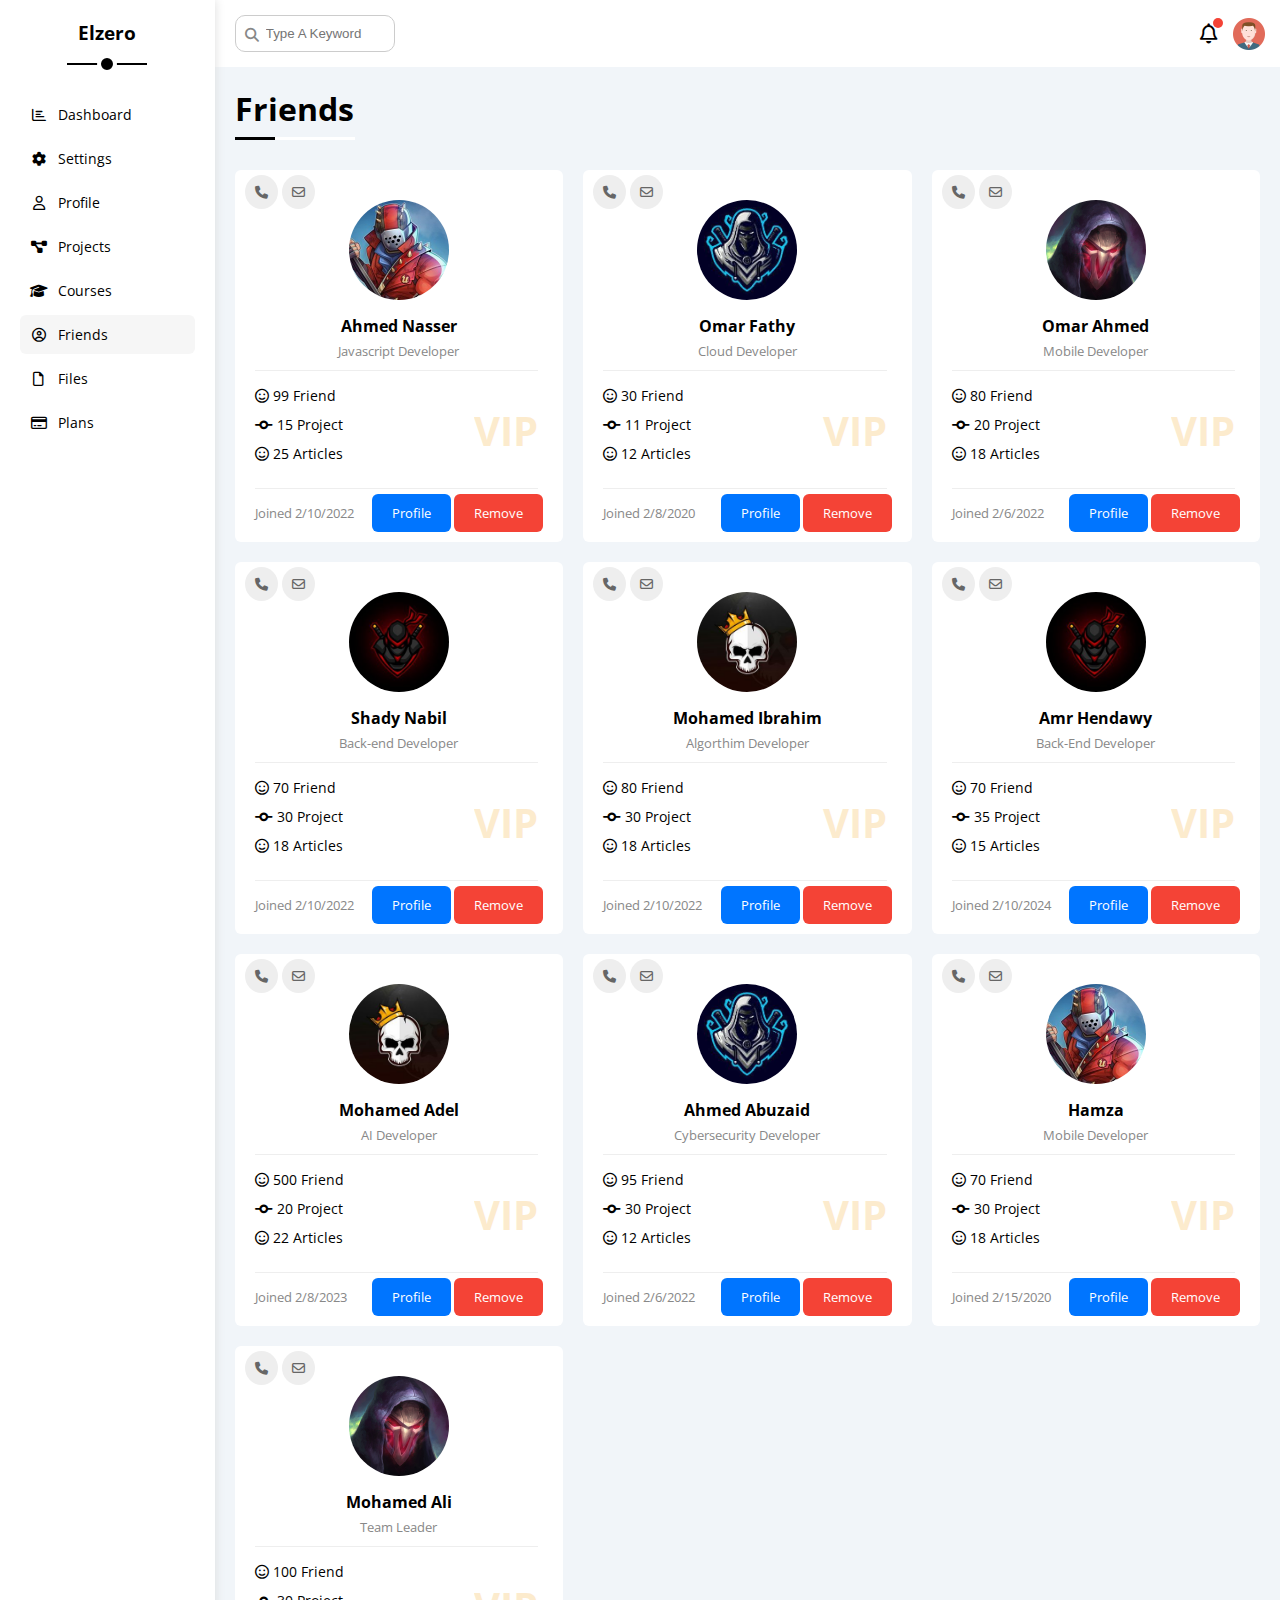
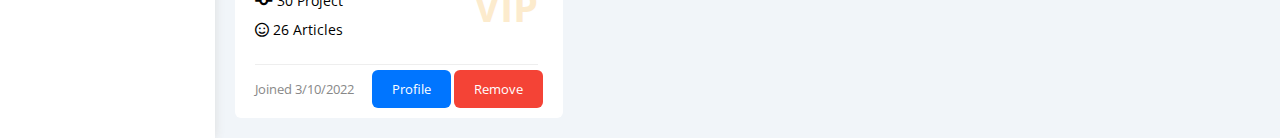
<file: friends.html>
<!DOCTYPE html>
<html lang="en">
<head>
  <meta charset="UTF-8">
  <meta name="viewport" content="width=device-width, initial-scale=1.0">
  <title>Friends</title>
  <link rel="stylesheet" href="css/framework.css" />
  <link rel="stylesheet" href="css/style.css" />
  <link rel="stylesheet" href="css/all.min.css" />
</head>
<body>
  <div class="page d-flex">
    <div class="sidebar bg-white p-20 p-relative">
      <h3 class="p-relative txt-c mt-0">Elzero</h3>
      <ul>
        <li>
          <a
            class="d-flex align-center fs-14 c-black rad-6 p-10"
            href="index.html"
          >
            <i class="fa-regular fa-chart-bar fa-fw"></i>
            <span class="">Dashboard</span>
          </a>
        </li>
        <li>
          <a
            class="d-flex align-center fs-14 c-black rad-6 p-10"
            href="settings.html"
          >
            <i class="fa-solid fa-gear fa-fw"></i>
            <span>Settings</span>
          </a>
        </li>
        <li>
          <a
            class="d-flex align-center fs-14 c-black rad-6 p-10"
            href="profile.html"
          >
            <i class="fa-regular fa-user fa-fw"></i>
            <span>Profile</span>
          </a>
        </li>
        <li>
          <a
            class="d-flex align-center fs-14 c-black rad-6 p-10"
            href="projects.html"
          >
            <i class="fa-solid fa-diagram-project fa-fw"></i>
            <span>Projects</span>
          </a>
        </li>
        <li>
          <a
            class="d-flex align-center fs-14 c-black rad-6 p-10"
            href="courses.html"
          >
            <i class="fa-solid fa-graduation-cap fa-fw"></i>
            <span>Courses</span>
          </a>
        </li>
        <li>
          <a
            class="active d-flex align-center fs-14 c-black rad-6 p-10"
            href="friends.html"
          >
            <i class="fa-regular fa-circle-user fa-fw"></i>
            <span>Friends</span>
          </a>
        </li>
        <li>
          <a
            class="d-flex align-center fs-14 c-black rad-6 p-10"
            href="files.html"
          >
            <i class="fa-regular fa-file fa-fw"></i>
            <span>Files</span>
          </a>
        </li>
        <li>
          <a
            class="d-flex align-center fs-14 c-black rad-6 p-10"
            href="plans.html"
          >
            <i class="fa-regular fa-credit-card fa-fw"></i>
            <span>Plans</span>
          </a>
        </li>
      </ul>
    </div>
    <div class="content w-full">
      <div class="head bg-white p-15 between-flex">
        <div class="search p-relative">
          <input class="p-10" type="search" placeholder="Type A Keyword" />
        </div>
        <!-- <h3 class="mb-0 mr-10 f-family fs-25">Hello</h3> -->
        <div class="icons d-flex align-center">
          <span class="notification p-relative">
            <i class="fa-regular fa-bell fa-lg"></i>
          </span>
          <img src="img/avatar.png" alt="" />
          </div>
      </div>
      <h1 class="p-relative">Friends</h1>
      <div class="friends-page d-grid m-20 gap-20">
        <div class="friend bg-white rad-6 p-20 p-relative">
          <div class="contact">
            <i class="fa-solid fa-phone"></i>
            <i class="fa-regular fa-envelope"></i>
          </div>
          <div class="txt-c">
            <img class="r-half mt-10 mb-10 w-100 h-100" src="img/friend-01.jpg" alt="">
            <h4 class="m-0">Ahmed Nasser</h4>
            <p class="c-grey fs-13 mt-5 mb-0">Javascript Developer</p>
          </div>
          <div class="icons fs-14 p-relative">
            <div class="mb-10">
              <i class="fa-regular fa-face-smile fa-fw"></i>
              <span>99 Friend</span>
            </div>
            <div class="mb-10">
              <i class="fa-solid fa-code-commit fa-fw"></i>
              <span>15 Project</span>
            </div>
            <div class="mb-10">
              <i class="fa-regular fa-face-smile fa-fw"></i>
              <span>25 Articles</span>
            </div>
            <span class="vip fw-bold c-orange">VIP</span>
          </div>
          <div class="info between-flex fs-13">
            <span class="c-grey">Joined 2/10/2022</span>
            <div>
              <a class="bg-blue c-white btn-shape" href="profile.html">Profile</a>
              <a class="bg-red c-white btn-shape" href="#">Remove</a>
            </div>
          </div>
        </div>
        <div class="friend bg-white rad-6 p-20 p-relative">
          <div class="contact">
            <i class="fa-solid fa-phone"></i>
            <i class="fa-regular fa-envelope"></i>
          </div>
          <div class="txt-c">
            <img class="r-half mt-10 mb-10 w-100 h-100" src="img/friend-02.jpg" alt="">
            <h4 class="m-0">Omar Fathy</h4>
            <p class="c-grey fs-13 mt-5 mb-0">Cloud Developer</p>
          </div>
          <div class="icons fs-14 p-relative">
            <div class="mb-10">
              <i class="fa-regular fa-face-smile fa-fw"></i>
              <span>30 Friend</span>
            </div>
            <div class="mb-10">
              <i class="fa-solid fa-code-commit fa-fw"></i>
              <span>11 Project</span>
            </div>
            <div class="mb-10">
              <i class="fa-regular fa-face-smile fa-fw"></i>
              <span>12 Articles</span>
            </div>
            <span class="vip fw-bold c-orange">VIP</span>
          </div>
          <div class="info between-flex fs-13">
            <span class="c-grey">Joined 2/8/2020</span>
            <div>
              <a class="bg-blue c-white btn-shape" href="profile.html">Profile</a>
              <a class="bg-red c-white btn-shape" href="#">Remove</a>
            </div>
          </div>
        </div>
        <div class="friend bg-white rad-6 p-20 p-relative">
          <div class="contact">
            <i class="fa-solid fa-phone"></i>
            <i class="fa-regular fa-envelope"></i>
          </div>
          <div class="txt-c">
            <img class="r-half mt-10 mb-10 w-100 h-100" src="img/friend-03.jpg" alt="">
            <h4 class="m-0">Omar Ahmed</h4>
            <p class="c-grey fs-13 mt-5 mb-0">Mobile Developer</p>
          </div>
          <div class="icons fs-14 p-relative">
            <div class="mb-10">
              <i class="fa-regular fa-face-smile fa-fw"></i>
              <span>80 Friend</span>
            </div>
            <div class="mb-10">
              <i class="fa-solid fa-code-commit fa-fw"></i>
              <span>20 Project</span>
            </div>
            <div class="mb-10">
              <i class="fa-regular fa-face-smile fa-fw"></i>
              <span>18 Articles</span>
            </div>
            <span class="vip fw-bold c-orange">VIP</span>
          </div>
          <div class="info between-flex fs-13">
            <span class="c-grey">Joined 2/6/2022</span>
            <div>
              <a class="bg-blue c-white btn-shape" href="profile.html">Profile</a>
              <a class="bg-red c-white btn-shape" href="#">Remove</a>
            </div>
          </div>
        </div>
        <div class="friend bg-white rad-6 p-20 p-relative">
          <div class="contact">
            <i class="fa-solid fa-phone"></i>
            <i class="fa-regular fa-envelope"></i>
          </div>
          <div class="txt-c">
            <img class="r-half mt-10 mb-10 w-100 h-100" src="img/friend-04.jpg" alt="">
            <h4 class="m-0">Shady Nabil</h4>
            <p class="c-grey fs-13 mt-5 mb-0">Back-end Developer</p>
          </div>
          <div class="icons fs-14 p-relative">
            <div class="mb-10">
              <i class="fa-regular fa-face-smile fa-fw"></i>
              <span>70 Friend</span>
            </div>
            <div class="mb-10">
              <i class="fa-solid fa-code-commit fa-fw"></i>
              <span>30 Project</span>
            </div>
            <div class="mb-10">
              <i class="fa-regular fa-face-smile fa-fw"></i>
              <span>18 Articles</span>
            </div>
            <span class="vip fw-bold c-orange">VIP</span>
          </div>
          <div class="info between-flex fs-13">
            <span class="c-grey">Joined 2/10/2022</span>
            <div>
              <a class="bg-blue c-white btn-shape" href="profile.html">Profile</a>
              <a class="bg-red c-white btn-shape" href="#">Remove</a>
            </div>
          </div>
        </div>
        <div class="friend bg-white rad-6 p-20 p-relative">
          <div class="contact">
            <i class="fa-solid fa-phone"></i>
            <i class="fa-regular fa-envelope"></i>
          </div>
          <div class="txt-c">
            <img class="r-half mt-10 mb-10 w-100 h-100" src="img/friend-05.jpg" alt="">
            <h4 class="m-0">Mohamed Ibrahim</h4>
            <p class="c-grey fs-13 mt-5 mb-0">Algorthim Developer</p>
          </div>
          <div class="icons fs-14 p-relative">
            <div class="mb-10">
              <i class="fa-regular fa-face-smile fa-fw"></i>
              <span>80 Friend</span>
            </div>
            <div class="mb-10">
              <i class="fa-solid fa-code-commit fa-fw"></i>
              <span>30 Project</span>
            </div>
            <div class="mb-10">
              <i class="fa-regular fa-face-smile fa-fw"></i>
              <span>18 Articles</span>
            </div>
            <span class="vip fw-bold c-orange">VIP</span>
          </div>
          <div class="info between-flex fs-13">
            <span class="c-grey">Joined 2/10/2022</span>
            <div>
              <a class="bg-blue c-white btn-shape" href="profile.html">Profile</a>
              <a class="bg-red c-white btn-shape" href="#">Remove</a>
            </div>
          </div>
        </div>
        <div class="friend bg-white rad-6 p-20 p-relative">
          <div class="contact">
            <i class="fa-solid fa-phone"></i>
            <i class="fa-regular fa-envelope"></i>
          </div>
          <div class="txt-c">
            <img class="r-half mt-10 mb-10 w-100 h-100" src="img/friend-04.jpg" alt="">
            <h4 class="m-0">Amr Hendawy</h4>
            <p class="c-grey fs-13 mt-5 mb-0">Back-End Developer</p>
          </div>
          <div class="icons fs-14 p-relative">
            <div class="mb-10">
              <i class="fa-regular fa-face-smile fa-fw"></i>
              <span>70 Friend</span>
            </div>
            <div class="mb-10">
              <i class="fa-solid fa-code-commit fa-fw"></i>
              <span>35 Project</span>
            </div>
            <div class="mb-10">
              <i class="fa-regular fa-face-smile fa-fw"></i>
              <span>15 Articles</span>
            </div>
            <span class="vip fw-bold c-orange">VIP</span>
          </div>
          <div class="info between-flex fs-13">
            <span class="c-grey">Joined 2/10/2024</span>
            <div>
              <a class="bg-blue c-white btn-shape" href="profile.html">Profile</a>
              <a class="bg-red c-white btn-shape" href="#">Remove</a>
            </div>
          </div>
        </div>
        <div class="friend bg-white rad-6 p-20 p-relative">
          <div class="contact">
            <i class="fa-solid fa-phone"></i>
            <i class="fa-regular fa-envelope"></i>
          </div>
          <div class="txt-c">
            <img class="r-half mt-10 mb-10 w-100 h-100" src="img/friend-05.jpg" alt="">
            <h4 class="m-0">Mohamed Adel</h4>
            <p class="c-grey fs-13 mt-5 mb-0">AI Developer</p>
          </div>
          <div class="icons fs-14 p-relative">
            <div class="mb-10">
              <i class="fa-regular fa-face-smile fa-fw"></i>
              <span>500 Friend</span>
            </div>
            <div class="mb-10">
              <i class="fa-solid fa-code-commit fa-fw"></i>
              <span>20 Project</span>
            </div>
            <div class="mb-10">
              <i class="fa-regular fa-face-smile fa-fw"></i>
              <span>22 Articles</span>
            </div>
            <span class="vip fw-bold c-orange">VIP</span>
          </div>
          <div class="info between-flex fs-13">
            <span class="c-grey">Joined 2/8/2023</span>
            <div>
              <a class="bg-blue c-white btn-shape" href="profile.html">Profile</a>
              <a class="bg-red c-white btn-shape" href="#">Remove</a>
            </div>
          </div>
        </div>
        <div class="friend bg-white rad-6 p-20 p-relative">
          <div class="contact">
            <i class="fa-solid fa-phone"></i>
            <i class="fa-regular fa-envelope"></i>
          </div>
          <div class="txt-c">
            <img class="r-half mt-10 mb-10 w-100 h-100" src="img/friend-02.jpg" alt="">
            <h4 class="m-0">Ahmed Abuzaid</h4>
            <p class="c-grey fs-13 mt-5 mb-0">Cybersecurity Developer</p>
          </div>
          <div class="icons fs-14 p-relative">
            <div class="mb-10">
              <i class="fa-regular fa-face-smile fa-fw"></i>
              <span>95 Friend</span>
            </div>
            <div class="mb-10">
              <i class="fa-solid fa-code-commit fa-fw"></i>
              <span>30 Project</span>
            </div>
            <div class="mb-10">
              <i class="fa-regular fa-face-smile fa-fw"></i>
              <span>12 Articles</span>
            </div>
            <span class="vip fw-bold c-orange">VIP</span>
          </div>
          <div class="info between-flex fs-13">
            <span class="c-grey">Joined 2/6/2022</span>
            <div>
              <a class="bg-blue c-white btn-shape" href="profile.html">Profile</a>
              <a class="bg-red c-white btn-shape" href="#">Remove</a>
            </div>
          </div>
        </div>
        <div class="friend bg-white rad-6 p-20 p-relative">
          <div class="contact">
            <i class="fa-solid fa-phone"></i>
            <i class="fa-regular fa-envelope"></i>
          </div>
          <div class="txt-c">
            <img class="r-half mt-10 mb-10 w-100 h-100" src="img/friend-01.jpg" alt="">
            <h4 class="m-0">Hamza</h4>
            <p class="c-grey fs-13 mt-5 mb-0">Mobile Developer</p>
          </div>
          <div class="icons fs-14 p-relative">
            <div class="mb-10">
              <i class="fa-regular fa-face-smile fa-fw"></i>
              <span>70 Friend</span>
            </div>
            <div class="mb-10">
              <i class="fa-solid fa-code-commit fa-fw"></i>
              <span>30 Project</span>
            </div>
            <div class="mb-10">
              <i class="fa-regular fa-face-smile fa-fw"></i>
              <span>18 Articles</span>
            </div>
            <span class="vip fw-bold c-orange">VIP</span>
          </div>
          <div class="info between-flex fs-13">
            <span class="c-grey">Joined 2/15/2020</span>
            <div>
              <a class="bg-blue c-white btn-shape" href="profile.html">Profile</a>
              <a class="bg-red c-white btn-shape" href="#">Remove</a>
            </div>
          </div>
        </div>
        <div class="friend bg-white rad-6 p-20 p-relative">
          <div class="contact">
            <i class="fa-solid fa-phone"></i>
            <i class="fa-regular fa-envelope"></i>
          </div>
          <div class="txt-c">
            <img class="r-half mt-10 mb-10 w-100 h-100" src="img/friend-03.jpg" alt="">
            <h4 class="m-0">Mohamed Ali</h4>
            <p class="c-grey fs-13 mt-5 mb-0">Team Leader</p>
          </div>
          <div class="icons fs-14 p-relative">
            <div class="mb-10">
              <i class="fa-regular fa-face-smile fa-fw"></i>
              <span>100 Friend</span>
            </div>
            <div class="mb-10">
              <i class="fa-solid fa-code-commit fa-fw"></i>
              <span>30 Project</span>
            </div>
            <div class="mb-10">
              <i class="fa-regular fa-face-smile fa-fw"></i>
              <span>26 Articles</span>
            </div>
            <span class="vip fw-bold c-orange">VIP</span>
          </div>
          <div class="info between-flex fs-13">
            <span class="c-grey">Joined 3/10/2022</span>
            <div>
              <a class="bg-blue c-white btn-shape" href="profile.html">Profile</a>
              <a class="bg-red c-white btn-shape" href="#">Remove</a>
            </div>
          </div>
        </div>
      </div>
    </div>
  </div>
  <script src="logic/script.js"></script>
</body>
</html>
</file>
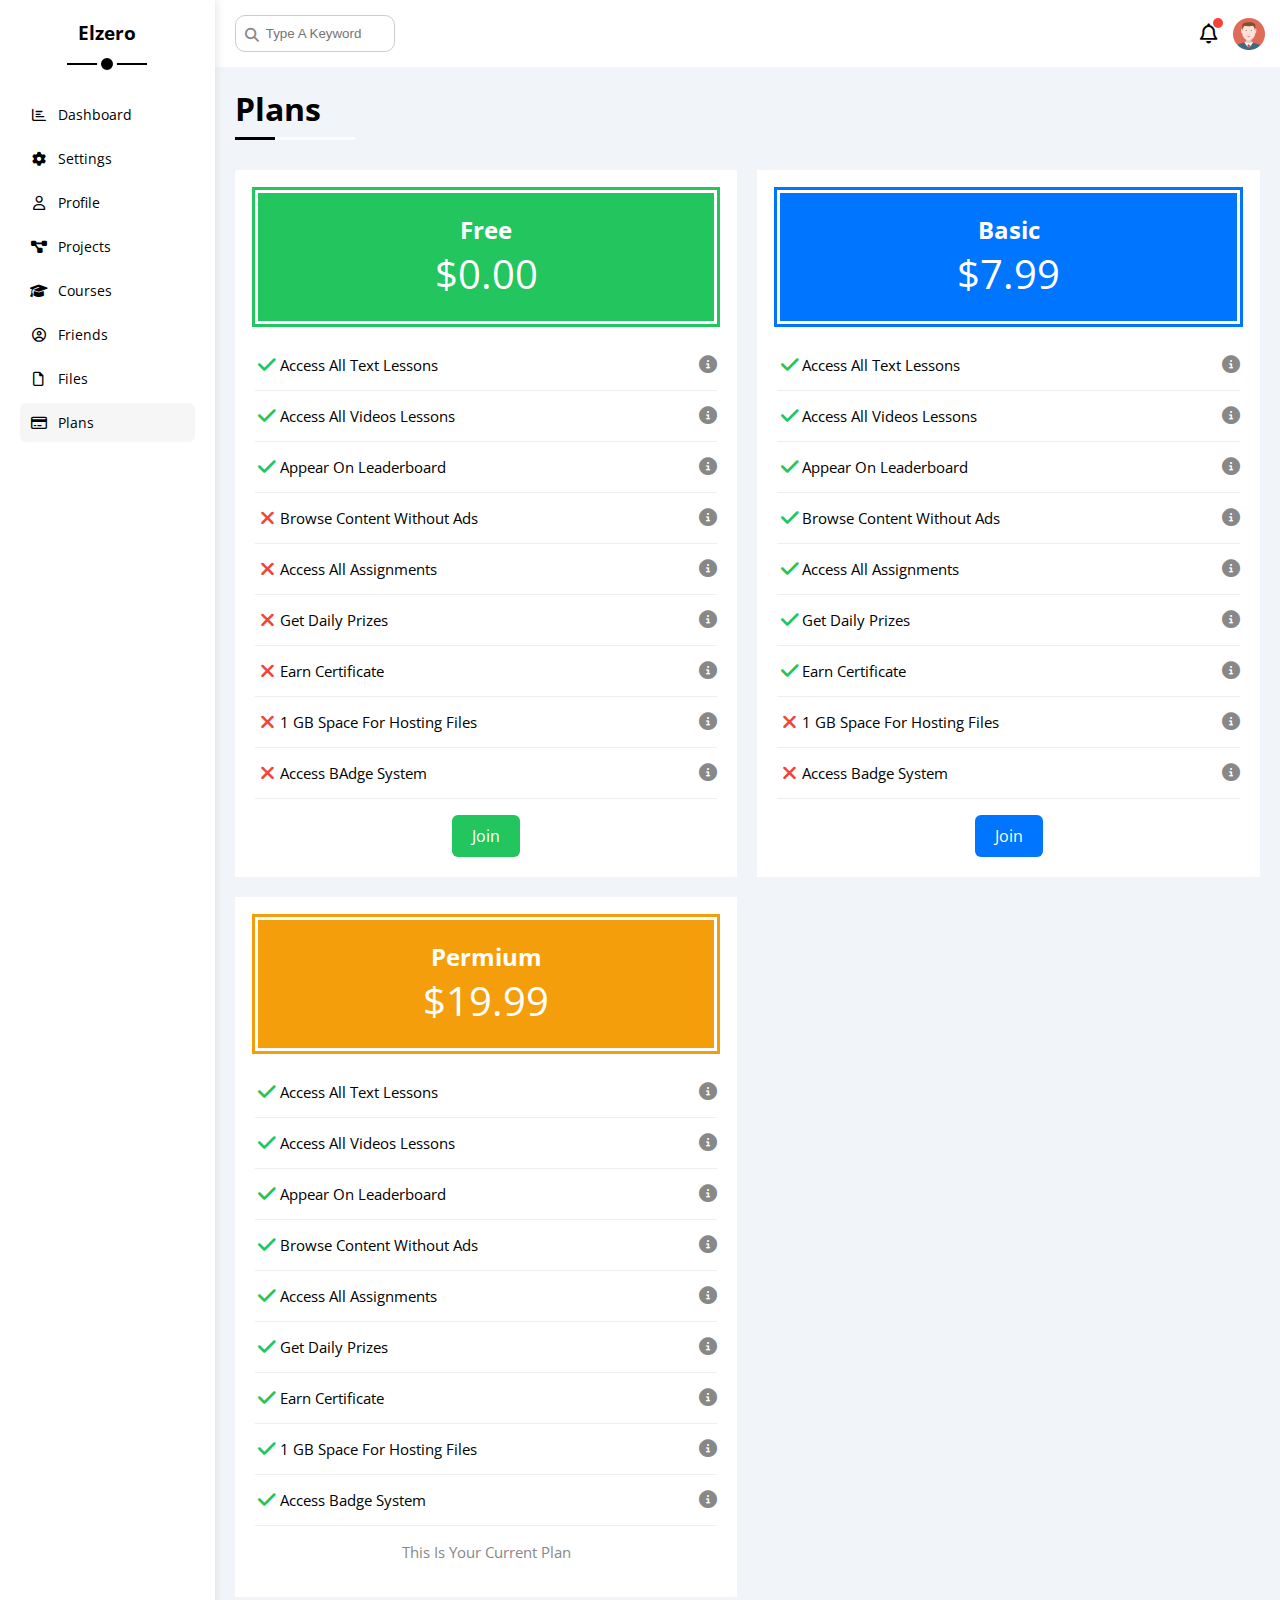
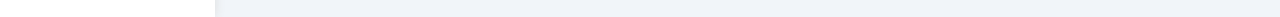
<file: plans.html>
<!DOCTYPE html>
<html lang="en">
<head>
  <meta charset="UTF-8">
  <meta name="viewport" content="width=device-width, initial-scale=1.0">
  <title>Plans</title>
  <link rel="stylesheet" href="css/framework.css" />
  <link rel="stylesheet" href="css/style.css" />
  <link rel="stylesheet" href="css/all.min.css" />
</head>
<body>
  <div class="page d-flex">
    <div class="sidebar bg-white p-20 p-relative">
      <h3 class="p-relative txt-c mt-0">Elzero</h3>
      <ul>
        <li>
          <a
            class="d-flex align-center fs-14 c-black rad-6 p-10"
            href="index.html"
          >
            <i class="fa-regular fa-chart-bar fa-fw"></i>
            <span class="">Dashboard</span>
          </a>
        </li>
        <li>
          <a
            class="d-flex align-center fs-14 c-black rad-6 p-10"
            href="settings.html"
          >
            <i class="fa-solid fa-gear fa-fw"></i>
            <span>Settings</span>
          </a>
        </li>
        <li>
          <a
            class="d-flex align-center fs-14 c-black rad-6 p-10"
            href="profile.html"
          >
            <i class="fa-regular fa-user fa-fw"></i>
            <span>Profile</span>
          </a>
        </li>
        <li>
          <a
            class="d-flex align-center fs-14 c-black rad-6 p-10"
            href="projects.html"
          >
            <i class="fa-solid fa-diagram-project fa-fw"></i>
            <span>Projects</span>
          </a>
        </li>
        <li>
          <a
            class="d-flex align-center fs-14 c-black rad-6 p-10"
            href="courses.html"
          >
            <i class="fa-solid fa-graduation-cap fa-fw"></i>
            <span>Courses</span>
          </a>
        </li>
        <li>
          <a
            class="d-flex align-center fs-14 c-black rad-6 p-10"
            href="friends.html"
          >
            <i class="fa-regular fa-circle-user fa-fw"></i>
            <span>Friends</span>
          </a>
        </li>
        <li>
          <a
            class="d-flex align-center fs-14 c-black rad-6 p-10"
            href="files.html"
          >
            <i class="fa-regular fa-file fa-fw"></i>
            <span>Files</span>
          </a>
        </li>
        <li>
          <a
            class="active d-flex align-center fs-14 c-black rad-6 p-10"
            href="plans.html"
          >
            <i class="fa-regular fa-credit-card fa-fw"></i>
            <span>Plans</span>
          </a>
        </li>
      </ul>
    </div>
    <div class="content w-full">
      <div class="head bg-white p-15 between-flex">
        <div class="search p-relative">
          <input class="p-10" type="search" placeholder="Type A Keyword" />
        </div>
        <!-- <h3 class="mb-0 mr-10 f-family fs-25">Hello</h3> -->
        <div class="icons d-flex align-center">
          <span class="notification p-relative">
            <i class="fa-regular fa-bell fa-lg"></i>
          </span>
          <img src="img/avatar.png" alt="" />
          </div>
      </div>
      <h1 class="p-relative">Plans</h1>
      <div class="plans-page d-grid m-20 gap-20">
        <div class="plan green bg-white p-20">
          <div class="top bg-green txt-c p-20">
            <h2 class="m-0 c-white">Free</h2>
            <div class="price c-white"><span class="dollar">$0.00</span></div>
          </div>
          <ul>
            <li>
              <i class="fa-solid fa-check fa-fw yes"></i>
              <span>Access All Text Lessons</span>
              <i class="fa-solid fa-circle-info help"></i>
            </li>
            <li>
              <i class="fa-solid fa-check fa-fw yes"></i>
              <span>Access All Videos Lessons</span>
              <i class="fa-solid fa-circle-info help"></i>
            </li>
            <li>
              <i class="fa-solid fa-check fa-fw yes"></i>
              <span>Appear On Leaderboard</span>
              <i class="fa-solid fa-circle-info help"></i>
            </li>
            <li>
              <i class="fa-solid fa-xmark fa-fw"></i>
              <span>Browse Content Without Ads</span>
              <i class="fa-solid fa-circle-info help"></i>
            </li>
            <li>
              <i class="fa-solid fa-xmark fa-fw"></i>
              <span>Access All Assignments</span>
              <i class="fa-solid fa-circle-info help"></i>
            </li>
            <li>
              <i class="fa-solid fa-xmark fa-fw"></i>
              <span>Get Daily Prizes</span>
              <i class="fa-solid fa-circle-info help"></i>
            </li>
            <li>
              <i class="fa-solid fa-xmark fa-fw"></i>
              <span>Earn Certificate</span>
              <i class="fa-solid fa-circle-info help"></i>
            </li>
            <li>
              <i class="fa-solid fa-xmark fa-fw"></i>
              <span>1 GB Space For Hosting Files</span>
              <i class="fa-solid fa-circle-info help"></i>
            </li>
            <li>
              <i class="fa-solid fa-xmark fa-fw"></i>
              <span>Access BAdge System</span>
              <i class="fa-solid fa-circle-info help"></i>
            </li>
          </ul>
          <a href="#" class="join m-auto bg-green c-white d-block w-fit btn-shape">Join</a>
        </div>
        <div class="plan blue bg-white p-20">
          <div class="top bg-blue txt-c p-20">
            <h2 class="m-0 c-white">Basic</h2>
            <div class="price c-white"><span class="dollar">$7.99</span></div>
          </div>
          <ul>
            <li>
              <i class="fa-solid fa-check fa-fw yes"></i>
              <span>Access All Text Lessons</span>
              <i class="fa-solid fa-circle-info help"></i>
            </li>
            <li>
              <i class="fa-solid fa-check fa-fw yes"></i>
              <span>Access All Videos Lessons</span>
              <i class="fa-solid fa-circle-info help"></i>
            </li>
            <li>
              <i class="fa-solid fa-check fa-fw yes"></i>
              <span>Appear On Leaderboard</span>
              <i class="fa-solid fa-circle-info help"></i>
            </li>
            <li>
              <i class="fa-solid fa-check fa-fw yes"></i>
              <span>Browse Content Without Ads</span>
              <i class="fa-solid fa-circle-info help"></i>
            </li>
            <li>
              <i class="fa-solid fa-check fa-fw yes"></i>
              <span>Access All Assignments</span>
              <i class="fa-solid fa-circle-info help"></i>
            </li>
            <li>
              <i class="fa-solid fa-check fa-fw yes"></i>
              <span>Get Daily Prizes</span>
              <i class="fa-solid fa-circle-info help"></i>
            </li>
            <li>
              <i class="fa-solid fa-check fa-fw yes"></i>
              <span>Earn Certificate</span>
              <i class="fa-solid fa-circle-info help"></i>
            </li>
            <li>
              <i class="fa-solid fa-xmark fa-fw"></i>
              <span>1 GB Space For Hosting Files</span>
              <i class="fa-solid fa-circle-info help"></i>
            </li>
            <li>
              <i class="fa-solid fa-xmark fa-fw"></i>
              <span>Access Badge System</span>
              <i class="fa-solid fa-circle-info help"></i>
            </li>
          </ul>
          <a href="#" class="join m-auto bg-blue txt-c-mobile c-white d-block w-fit btn-shape">Join</a>
        </div>
        <div class="plan orange bg-white p-20">
          <div class="top bg-orange txt-c p-20">
            <h2 class="m-0 c-white">Permium</h2>
            <div class="price c-white"><span class="dollar">$19.99</span></div>
          </div>
          <ul>
            <li>
              <i class="fa-solid fa-check fa-fw yes"></i>
              <span>Access All Text Lessons</span>
              <i class="fa-solid fa-circle-info help"></i>
            </li>
            <li>
              <i class="fa-solid fa-check fa-fw yes"></i>
              <span>Access All Videos Lessons</span>
              <i class="fa-solid fa-circle-info help"></i>
            </li>
            <li>
              <i class="fa-solid fa-check fa-fw yes"></i>
              <span>Appear On Leaderboard</span>
              <i class="fa-solid fa-circle-info help"></i>
            </li>
            <li>
              <i class="fa-solid fa-check fa-fw yes"></i>
              <span>Browse Content Without Ads</span>
              <i class="fa-solid fa-circle-info help"></i>
            </li>
            <li>
              <i class="fa-solid fa-check fa-fw yes"></i>
              <span>Access All Assignments</span>
              <i class="fa-solid fa-circle-info help"></i>
            </li>
            <li>
              <i class="fa-solid fa-check fa-fw yes"></i>
              <span>Get Daily Prizes</span>
              <i class="fa-solid fa-circle-info help"></i>
            </li>
            <li>
              <i class="fa-solid fa-check fa-fw yes"></i>
              <span>Earn Certificate</span>
              <i class="fa-solid fa-circle-info help"></i>
            </li>
            <li>
              <i class="fa-solid fa-check fa-fw yes"></i>
              <span>1 GB Space For Hosting Files</span>
              <i class="fa-solid fa-circle-info help"></i>
            </li>
            <li>
              <i class="fa-solid fa-check fa-fw yes"></i>
              <span>Access Badge System</span>
              <i class="fa-solid fa-circle-info help"></i>
            </li>
          </ul>
          <p class="c-grey fs-15 txt-c">This Is Your Current Plan</p>
        </div>
      </div>
    </div>
  </div>
  <script src="logic/script.js"></script>
</body>
</html>
</file>
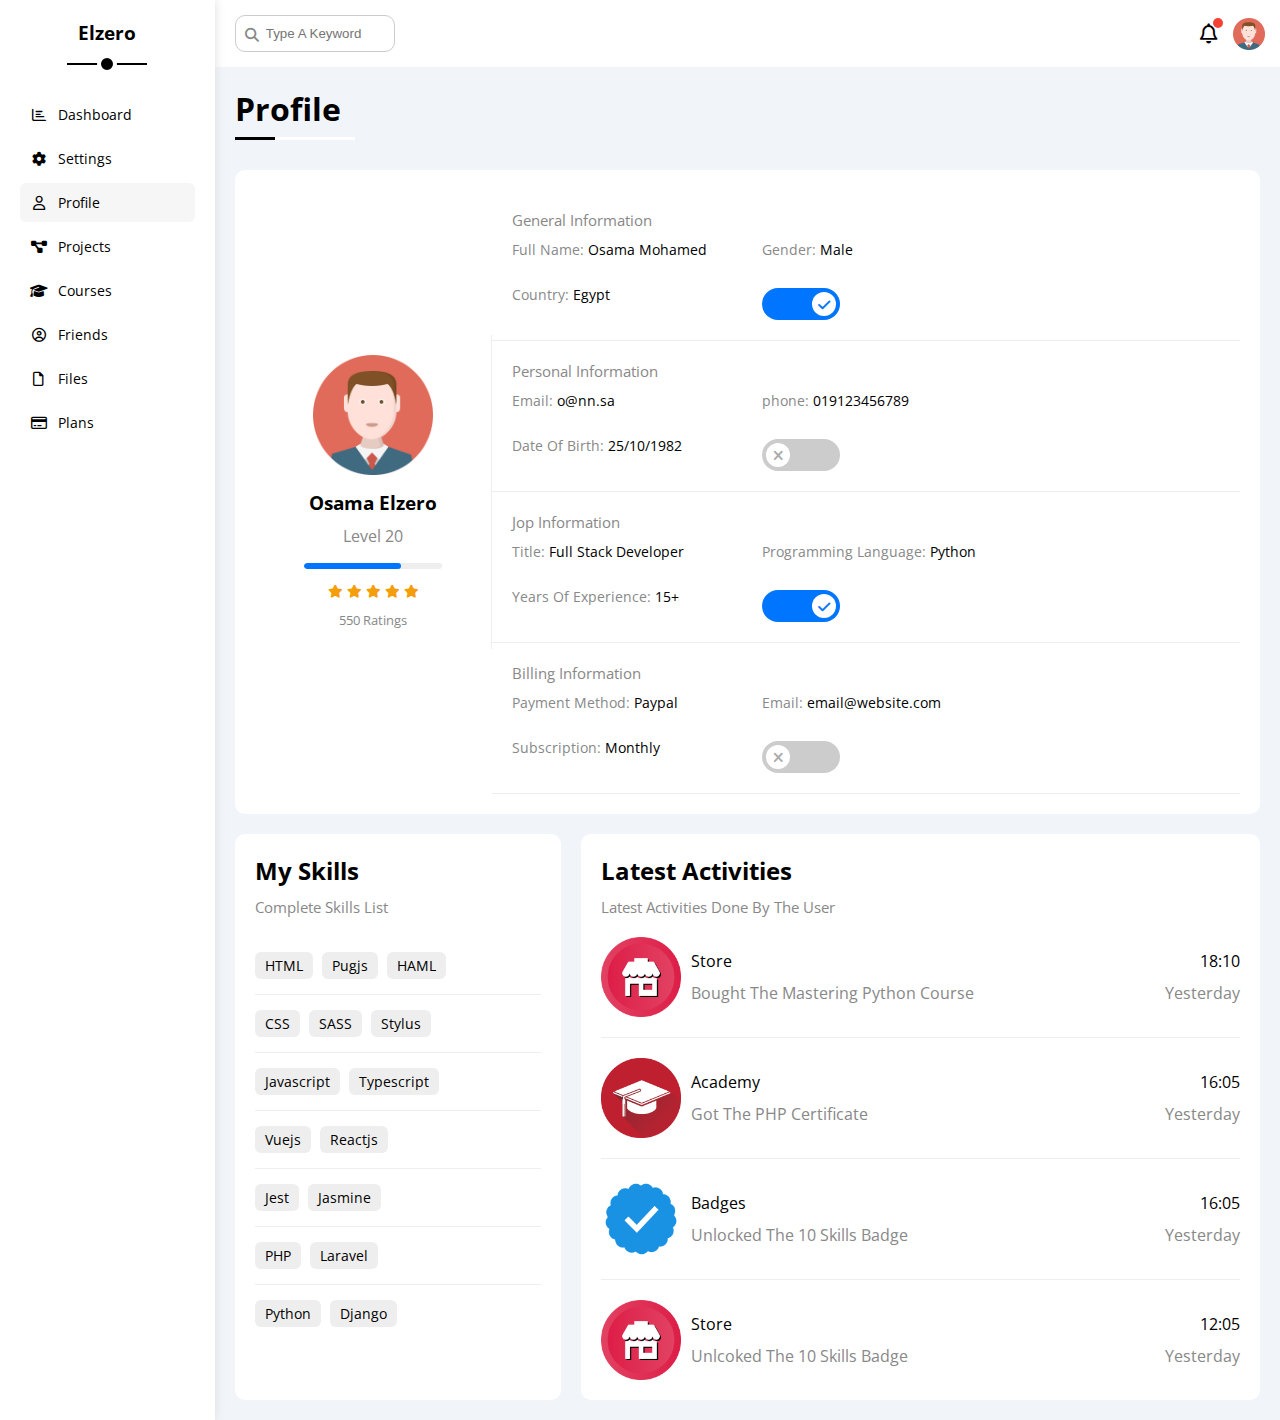
<file: profile.html>
<!DOCTYPE html>
<html lang="en">
<head>
  <meta charset="UTF-8">
  <meta name="viewport" content="width=device-width, initial-scale=1.0">
  <title>Profile</title>
  <link rel="stylesheet" href="css/framework.css" />
  <link rel="stylesheet" href="css/style.css" />
  <link rel="stylesheet" href="css/all.min.css" />
</head>
<body>
  <div class="page d-flex">
    <div class="sidebar bg-white p-20 p-relative">
      <h3 class="p-relative txt-c mt-0">Elzero</h3>
      <ul>
        <li>
          <a
            class="d-flex align-center fs-14 c-black rad-6 p-10"
            href="index.html"
          >
            <i class="fa-regular fa-chart-bar fa-fw"></i>
            <span class="">Dashboard</span>
          </a>
        </li>
        <li>
          <a
            class="d-flex align-center fs-14 c-black rad-6 p-10"
            href="settings.html"
          >
            <i class="fa-solid fa-gear fa-fw"></i>
            <span>Settings</span>
          </a>
        </li>
        <li>
          <a
            class="active d-flex align-center fs-14 c-black rad-6 p-10"
            href="profile.html"
          >
            <i class="fa-regular fa-user fa-fw"></i>
            <span>Profile</span>
          </a>
        </li>
        <li>
          <a
            class="d-flex align-center fs-14 c-black rad-6 p-10"
            href="projects.html"
          >
            <i class="fa-solid fa-diagram-project fa-fw"></i>
            <span>Projects</span>
          </a>
        </li>
        <li>
          <a
            class="d-flex align-center fs-14 c-black rad-6 p-10"
            href="courses.html"
          >
            <i class="fa-solid fa-graduation-cap fa-fw"></i>
            <span>Courses</span>
          </a>
        </li>
        <li>
          <a
            class="d-flex align-center fs-14 c-black rad-6 p-10"
            href="friends.html"
          >
            <i class="fa-regular fa-circle-user fa-fw"></i>
            <span>Friends</span>
          </a>
        </li>
        <li>
          <a
            class="d-flex align-center fs-14 c-black rad-6 p-10"
            href="files.html"
          >
            <i class="fa-regular fa-file fa-fw"></i>
            <span>Files</span>
          </a>
        </li>
        <li>
          <a
            class="d-flex align-center fs-14 c-black rad-6 p-10"
            href="plans.html"
          >
            <i class="fa-regular fa-credit-card fa-fw"></i>
            <span>Plans</span>
          </a>
        </li>
      </ul>
    </div>
    <div class="content w-full">
      <div class="head bg-white p-15 between-flex">
        <div class="search p-relative">
          <input class="p-10" type="search" placeholder="Type A Keyword" />
        </div>
        <!-- <h3 class="mb-0 mr-10 f-family fs-25">Hello</h3> -->
        <div class="icons d-flex align-center">
          <span class="notification p-relative">
            <i class="fa-regular fa-bell fa-lg"></i>
          </span>
          <img src="img/avatar.png" alt="" />
          </div>
      </div>
      <h1 class="p-relative">Profile</h1>
      <div class="profile-page m-20">
        <div class="overview card d-flex align-center">
          <div class="avatar-box txt-c p-20">
            <img class="rad-half mb-10" src="img/avatar.png" alt="">
            <h3 class="m-0">Osama Elzero</h3>
            <p class="c-grey mt-10">Level 20</p>
            <div class="level rad-6 bg-eee p-relative">
              <span style="width: 70%;"></span>
            </div>
            <div class="rating mt-10 mb-10">
              <i class="fa-solid fa-star c-orange fs-13"></i>
              <i class="fa-solid fa-star c-orange fs-13"></i>
              <i class="fa-solid fa-star c-orange fs-13"></i>
              <i class="fa-solid fa-star c-orange fs-13"></i>
              <i class="fa-solid fa-star c-orange fs-13"></i>
            </div>
            <p class="c-grey m-0 fs-13">550 Ratings</p>
          </div>
          <div class="info-box w-full txt-c-mobile">
            <div class="box p-20 d-flex align-center">
              <h4 class="c-grey fs-15 m-0 w-full">General Information</h4>
              <div class="info fs-14">
                <span class="c-grey">Full Name: </span>
                <span>Osama Mohamed</span>
              </div>
              <div class="info fs-14">
                <span class="c-grey">Gender: </span>
                <span>Male</span>
              </div>
              <div class="info fs-14">
                <span class="c-grey">Country: </span>
                <span>Egypt</span>
              </div>
              <div class="info fs-14">
                <input type="checkbox" class="toggle-checkbox" checked>
                <div class="toggle-switch h-20"></div>
              </div>
            </div>
            <div class="box p-20 d-flex align-center">
              <h4 class="c-grey fs-15 m-0 w-full">Personal Information</h4>
              <div class="info fs-14">
                <span class="c-grey">Email: </span>
                <span>o@nn.sa</span>
              </div>
              <div class="info fs-14">
                <span class="c-grey">phone: </span>
                <span>019123456789</span>
              </div>
              <div class="info fs-14">
                <span class="c-grey">Date Of Birth: </span>
                <span>25/10/1982</span>
              </div>
              <div class="info fs-14">
                <input type="checkbox" class="toggle-checkbox">
                <div class="toggle-switch h-20"></div>
              </div>
            </div>
            <div class="box p-20 d-flex align-center">
              <h4 class="c-grey fs-15 m-0 w-full">Jop Information</h4>
              <div class="info fs-14">
                <span class="c-grey">Title: </span>
                <span>Full Stack Developer</span>
              </div>
              <div class="info fs-14">
                <span class="c-grey">Programming Language: </span>
                <span>Python</span>
              </div>
              <div class="info fs-14">
                <span class="c-grey">Years Of Experience: </span>
                <span>15+</span>
              </div>
              <div class="info fs-14">
                <input type="checkbox" class="toggle-checkbox" checked>
                <div class="toggle-switch h-20"></div>
              </div>
            </div>
            <div class="box p-20 d-flex align-center">
              <h4 class="c-grey fs-15 m-0 w-full">Billing Information</h4>
              <div class="info fs-14">
                <span class="c-grey">Payment Method: </span>
                <span>Paypal</span>
              </div>
              <div class="info fs-14">
                <span class="c-grey">Email: </span>
                <span>email@website.com</span>
              </div>
              <div class="info fs-14">
                <span class="c-grey">Subscription: </span>
                <span>Monthly</span>
              </div>
              <div class="info fs-14">
                <input type="checkbox" class="toggle-checkbox">
                <div class="toggle-switch h-20"></div>
              </div>
            </div>
          </div>
        </div>
        <div class="other-data d-flex gap-20">
          <div class="skills-card card mt-20">
            <h2 class="header-space2">My Skills</h2>
            <p class="header-space1 c-grey fs-15">Complete Skills List</p>
            <ul class="m-0 txt-c-mobile">
              <li>
                <span>HTML</span>
                <span>Pugjs</span>
                <span>HAML</span>
              </li>
              <li>
                <span>CSS</span>
                <span>SASS</span>
                <span>Stylus</span>
              </li>
              <li>
                <span>Javascript</span>
                <span>Typescript</span>
              </li>
              <li>
                <span>Vuejs</span>
                <span>Reactjs</span>
              </li>
              <li>
                <span>Jest</span>
                <span>Jasmine</span>
              </li>
              <li>
                <span>PHP</span>
                <span>Laravel</span>
              </li>
              <li>
                <span>Python</span>
                <span>Django</span>
              </li>
            </ul>
          </div>
          <div class="activites card mt-20">
            <h2 class="header-space2">Latest Activities</h2>
            <p class="header-space1 c-grey fs-15">Latest Activities Done By The User</p>
            <div class="activity-box d-flex align-center txt-c-mobile">
              <img src="img/activity-01.png" alt="">
              <div class="info">
                <span class="d-block mb-10">Store</span>
                <span class="c-grey">Bought The Mastering Python Course</span>
              </div>
              <div class="date">
                <span class="d-block mb-10">18:10</span>
                <span class="c-grey">Yesterday</span>
              </div>
            </div>
            <div class="activity-box d-flex align-center txt-c-mobile">
              <img src="img/activity-02.png" alt="">
              <div class="info">
                <span class="d-block mb-10">Academy</span>
                <span class="c-grey">Got The PHP Certificate</span>
              </div>
              <div class="date">
                <span class="d-block mb-10">16:05</span>
                <span class="c-grey">Yesterday</span>
              </div>
            </div>
            <div class="activity-box d-flex align-center txt-c-mobile">
              <img src="img/activity-03.png" alt="">
              <div class="info">
                <span class="d-block mb-10">Badges</span>
                <span class="c-grey">Unlocked The 10 Skills Badge</span>
              </div>
              <div class="date">
                <span class="d-block mb-10">16:05</span>
                <span class="c-grey">Yesterday</span>
              </div>
            </div>
            <div class="activity-box d-flex align-center txt-c-mobile">
              <img src="img/activity-01.png" alt="">
              <div class="info">
                <span class="d-block mb-10">Store</span>
                <span class="c-grey">Unlcoked The 10 Skills Badge</span>
              </div>
              <div class="date">
                <span class="d-block mb-10">12:05</span>
                <span class="c-grey">Yesterday</span>
              </div>
            </div>
          </div>
        </div>
      </div>
    </div>
  </div>
  <script src="logic/script.js"></script>
</body>
</html>
</file>
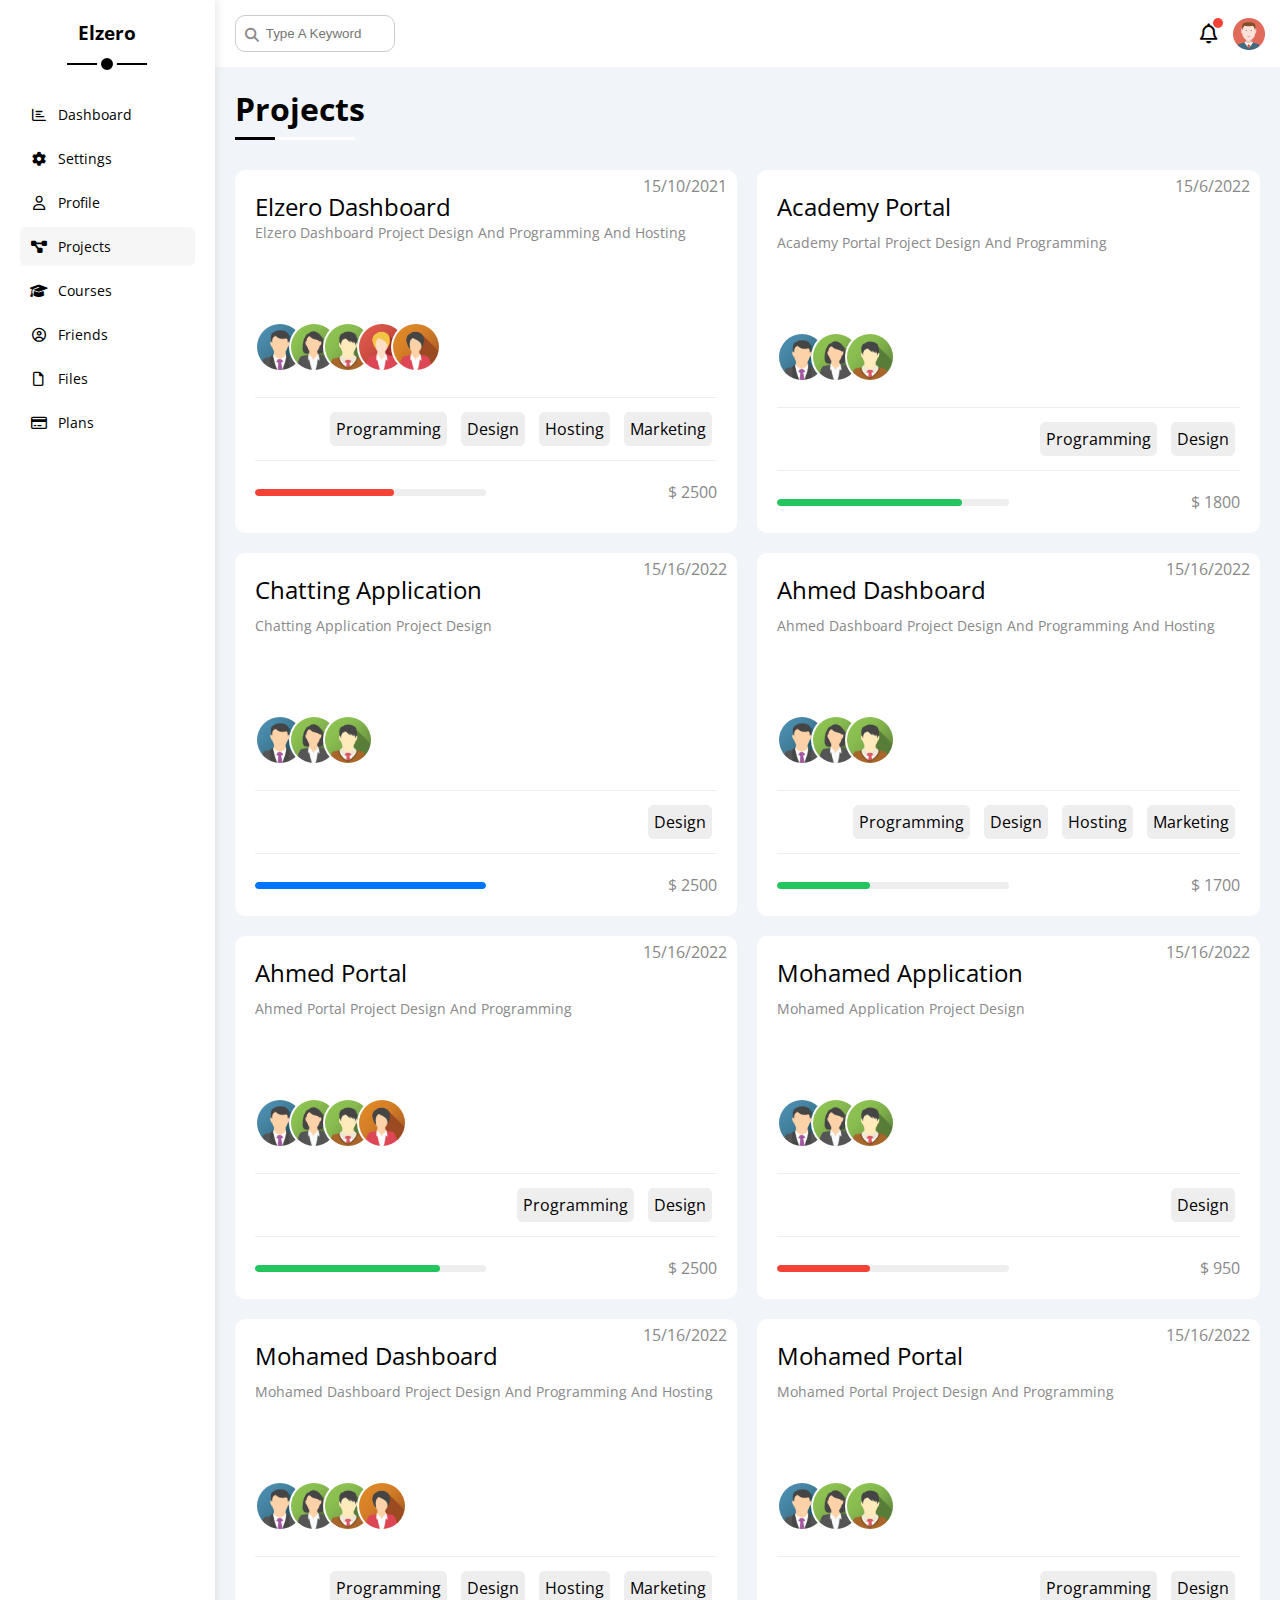
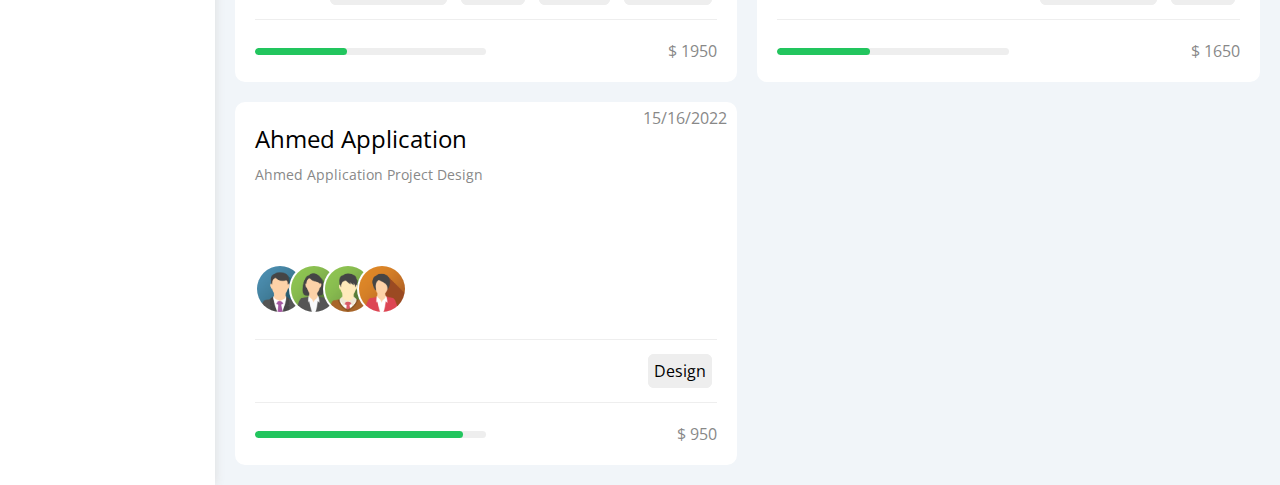
<file: projects.html>
<!DOCTYPE html>
<html lang="en">
<head>
  <meta charset="UTF-8">
  <meta name="viewport" content="width=device-width, initial-scale=1.0">
  <title>Projects</title>
  <link rel="stylesheet" href="css/framework.css" />
  <link rel="stylesheet" href="css/style.css" />
  <link rel="stylesheet" href="css/all.min.css" />
</head>
<body>
  <div class="page d-flex">
    <div class="sidebar bg-white p-20 p-relative">
      <h3 class="p-relative txt-c mt-0">Elzero</h3>
      <ul>
        <li>
          <a
            class="d-flex align-center fs-14 c-black rad-6 p-10"
            href="index.html"
          >
            <i class="fa-regular fa-chart-bar fa-fw"></i>
            <span class="">Dashboard</span>
          </a>
        </li>
        <li>
          <a
            class="d-flex align-center fs-14 c-black rad-6 p-10"
            href="settings.html"
          >
            <i class="fa-solid fa-gear fa-fw"></i>
            <span>Settings</span>
          </a>
        </li>
        <li>
          <a
            class="d-flex align-center fs-14 c-black rad-6 p-10"
            href="profile.html"
          >
            <i class="fa-regular fa-user fa-fw"></i>
            <span>Profile</span>
          </a>
        </li>
        <li>
          <a
            class="active d-flex align-center fs-14 c-black rad-6 p-10"
            href="projects.html"
          >
            <i class="fa-solid fa-diagram-project fa-fw"></i>
            <span>Projects</span>
          </a>
        </li>
        <li>
          <a
            class="d-flex align-center fs-14 c-black rad-6 p-10"
            href="courses.html"
          >
            <i class="fa-solid fa-graduation-cap fa-fw"></i>
            <span>Courses</span>
          </a>
        </li>
        <li>
          <a
            class="d-flex align-center fs-14 c-black rad-6 p-10"
            href="friends.html"
          >
            <i class="fa-regular fa-circle-user fa-fw"></i>
            <span>Friends</span>
          </a>
        </li>
        <li>
          <a
            class="d-flex align-center fs-14 c-black rad-6 p-10"
            href="files.html"
          >
            <i class="fa-regular fa-file fa-fw"></i>
            <span>Files</span>
          </a>
        </li>
        <li>
          <a
            class="d-flex align-center fs-14 c-black rad-6 p-10"
            href="plans.html"
          >
            <i class="fa-regular fa-credit-card fa-fw"></i>
            <span>Plans</span>
          </a>
        </li>
      </ul>
    </div>
    <div class="content w-full">
      <div class="head bg-white p-15 between-flex">
        <div class="search p-relative">
          <input class="p-10" type="search" placeholder="Type A Keyword" />
        </div>
        <!-- <h3 class="mb-0 mr-10 f-family fs-25">Hello</h3> -->
        <div class="icons d-flex align-center">
          <span class="notification p-relative">
            <i class="fa-regular fa-bell fa-lg"></i>
          </span>
          <img src="img/avatar.png" alt="" />
          </div>
      </div>
      <h1 class="p-relative">Projects</h1>
      <div class="projects d-grid gap-20 m-20">
        <div class="project card  p-relative">
          <div class="txt">
            <h2 class="m-0">Elzero Dashboard</h2>
            <span class="mb-25 c-grey ml-auto">15/10/2021</span>
          </div>
          <p class="header-space1 c-grey fs-14">Elzero Dashboard Project Design And Programming And Hosting</p>
          <div class="imgs">
            <img src="img/team-01.png" alt="">
            <img src="img/team-02.png" alt="">
            <img src="img/team-03.png" alt="">
            <img src="img/team-05.png" alt="">
            <img src="img/team-04.png" alt="">
          </div>
          <div class="border-bottom mt-20 mb-20"></div>
          <div class="skills">
            <ul class="m-0">
              <li class="txt-r">
                <span>Programming</span>
                <span>Design</span>
                <span>Hosting</span>
                <span>Marketing</span>
              </li>
            </ul>
          </div>
          <div class="border-bottom mt-20 mb-20"></div>
          <div class="infos between-flex">
            <div class="level rad-6 bg-eee p-relative">
              <span class="bg-red" style="width: 60%;"></span>
            </div>
            <div class="billing c-grey">$ 2500</div>
          </div>
        </div>
        <div class="project card p-relative">
          <div class="txt">
            <h2 class="header-space2">Academy Portal</h2>
            <span class="c-grey mb-25 ml-auto">15/6/2022</span>
          </div>
          <p class="header-space1 c-grey fs-14">Academy Portal Project Design And Programming</p>
          <div class="imgs">
            <img src="img/team-01.png" alt="">
            <img src="img/team-02.png" alt="">
            <img src="img/team-03.png" alt="">
          </div>
          <div class="border-bottom mt-20 mb-20"></div>
          <div class="skills">
            <ul class="m-0">
              <li class="txt-r">
                <span>Programming</span>
                <span>Design</span>
              </li>
            </ul>
          </div>
          <div class="border-bottom mt-20 mb-20"></div>
          <div class="infos between-flex">
            <div class="level rad-6 bg-eee p-relative">
              <span class="bg-green" style="width: 80%;"></span>
            </div>
            <div class="billing c-grey">$ 1800</div>
          </div>
        </div>
        <div class="project card p-relative">
          <div class="txt">
            <h2 class="header-space2">Chatting Application</h2>
            <span class="c-grey mb-25 ml-auto">15/16/2022</span>
          </div>
          <p class="header-space1 c-grey fs-14">Chatting Application Project Design</p>
          <div class="imgs">
            <img src="img/team-01.png" alt="">
            <img src="img/team-02.png" alt="">
            <img src="img/team-03.png" alt="">
          </div>
          <div class="border-bottom mt-20 mb-20"></div>
          <div class="skills">
            <ul class="m-0">
              <li class="txt-r">
                <span>Design</span>
              </li>
            </ul>
          </div>
          <div class="border-bottom mt-20 mb-20"></div>
          <div class="infos between-flex">
            <div class="level rad-6 bg-eee p-relative">
              <span class="bg-blue" style="width: 100%;"></span>
            </div>
            <div class="billing c-grey">$ 2500</div>
          </div>
        </div>
        <div class="project card p-relative">
          <div class="txt">
            <h2 class="header-space2">Ahmed Dashboard</h2>
            <span class="c-grey mb-25 ml-auto">15/16/2022</span>
          </div>
          <p class="header-space1 c-grey fs-14">Ahmed Dashboard Project Design And Programming And Hosting</p>
          <div class="imgs">
            <img src="img/team-01.png" alt="">
            <img src="img/team-02.png" alt="">
            <img src="img/team-03.png" alt="">
          </div>
          <div class="border-bottom mt-20 mb-20"></div>
          <div class="skills">
            <ul class="m-0">
              <li class="txt-r">
                <span>Programming</span>
                <span>Design</span>
                <span>Hosting</span>
                <span>Marketing</span>
              </li>
            </ul>
          </div>
          <div class="border-bottom mt-20 mb-20"></div>
          <div class="infos between-flex">
            <div class="level rad-6 bg-eee p-relative">
              <span class="bg-green" style="width: 40%;"></span>
            </div>
            <div class="billing c-grey">$ 1700</div>
          </div>
        </div>
        <div class="project card p-relative">
          <div class="txt">
            <h2 class="header-space2">Ahmed Portal</h2>
            <span class="c-grey mb-25 ml-auto">15/16/2022</span>
          </div>
          <p class="header-space1 c-grey fs-14">Ahmed Portal Project Design And Programming</p>
          <div class="imgs">
            <img src="img/team-01.png" alt="">
            <img src="img/team-02.png" alt="">
            <img src="img/team-03.png" alt="">
            <img src="img/team-04.png" alt="">
          </div>
          <div class="border-bottom mt-20 mb-20"></div>
          <div class="skills">
            <ul class="m-0">
              <li class="txt-r">
                <span>Programming</span>
                <span>Design</span>
              </li>
            </ul>
          </div>
          <div class="border-bottom mt-20 mb-20"></div>
          <div class="infos between-flex">
            <div class="level rad-6 bg-eee p-relative">
              <span class="bg-green" style="width: 80%;"></span>
            </div>
            <div class="billing c-grey">$ 2500</div>
          </div>
        </div>
        <div class="project card p-relative">
          <div class="txt">
            <h2 class="header-space2">Mohamed Application</h2>
            <span class="c-grey mb-25 ml-auto">15/16/2022</span>
          </div>
          <p class="header-space1 c-grey fs-14">Mohamed Application Project Design</p>
          <div class="imgs">
            <img src="img/team-01.png" alt="">
            <img src="img/team-02.png" alt="">
            <img src="img/team-03.png" alt="">
          </div>
          <div class="border-bottom mt-20 mb-20"></div>
          <div class="skills">
            <ul class="m-0">
              <li class="txt-r">
                <span>Design</span>
              </li>
            </ul>
          </div>
          <div class="border-bottom mt-20 mb-20"></div>
          <div class="infos between-flex">
            <div class="level rad-6 bg-eee p-relative">
              <span class="bg-red" style="width: 40%;"></span>
            </div>
            <div class="billing c-grey">$ 950</div>
          </div>
        </div>
        <div class="project card p-relative">
          <div class="txt">
            <h2 class="header-space2">Mohamed Dashboard</h2>
            <span class="c-grey mb-25 ml-auto">15/16/2022</span>
          </div>
          <p class="header-space1 c-grey fs-14">Mohamed Dashboard Project Design And Programming And Hosting</p>
          <div class="imgs">
            <img src="img/team-01.png" alt="">
            <img src="img/team-02.png" alt="">
            <img src="img/team-03.png" alt="">
            <img src="img/team-04.png" alt="">
          </div>
          <div class="border-bottom mt-20 mb-20"></div>
          <div class="skills">
            <ul class="m-0">
              <li class="txt-r">
                <span>Programming</span>
                <span>Design</span>
                <span>Hosting</span>
                <span>Marketing</span>
              </li>
            </ul>
          </div>
          <div class="border-bottom mt-20 mb-20"></div>
          <div class="infos between-flex">
            <div class="level rad-6 bg-eee p-relative">
              <span class="bg-green" style="width: 40%;"></span>
            </div>
            <div class="billing c-grey">$ 1950</div>
          </div>
        </div>
        <div class="project card p-relative">
          <div class="txt">
            <h2 class="header-space2">Mohamed Portal</h2>
            <span class="c-grey mb-25 ml-auto">15/16/2022</span>
          </div>
          <p class="header-space1 c-grey fs-14">Mohamed Portal Project Design And Programming</p>
          <div class="imgs">
            <img src="img/team-01.png" alt="">
            <img src="img/team-02.png" alt="">
            <img src="img/team-03.png" alt="">
          </div>
          <div class="border-bottom mt-20 mb-20"></div>
          <div class="skills">
            <ul class="m-0">
              <li class="txt-r">
                <span>Programming</span>
                <span>Design</span>
              </li>
            </ul>
          </div>
          <div class="border-bottom mt-20 mb-20"></div>
          <div class="infos between-flex">
            <div class="level rad-6 bg-eee p-relative">
              <span class="bg-green" style="width: 40%;"></span>
            </div>
            <div class="billing c-grey">$ 1650</div>
          </div>
        </div>
        <div class="project card p-relative">
          <div class="txt">
            <h2 class="header-space2">Ahmed Application</h2>
            <span class="c-grey mb-25 ml-auto">15/16/2022</span>
          </div>
          <p class="header-space1 c-grey fs-14">Ahmed Application Project Design</p>
          <div class="imgs">
            <img src="img/team-01.png" alt="">
            <img src="img/team-02.png" alt="">
            <img src="img/team-03.png" alt="">
            <img src="img/team-04.png" alt="">
          </div>
          <div class="border-bottom mt-20 mb-20"></div>
          <div class="skills">
            <ul class="m-0">
              <li class="txt-r">
                <span>Design</span>
              </li>
            </ul>
          </div>
          <div class="border-bottom mt-20 mb-20"></div>
          <div class="infos between-flex">
            <div class="level rad-6 bg-eee p-relative">
              <span class="bg-green" style="width: 90%;"></span>
            </div>
            <div class="billing c-grey">$ 950</div>
          </div>
        </div>
      </div>
    </div>
  </div>
  <script src="logic/script.js"></script>
</body>
</html>
</file>
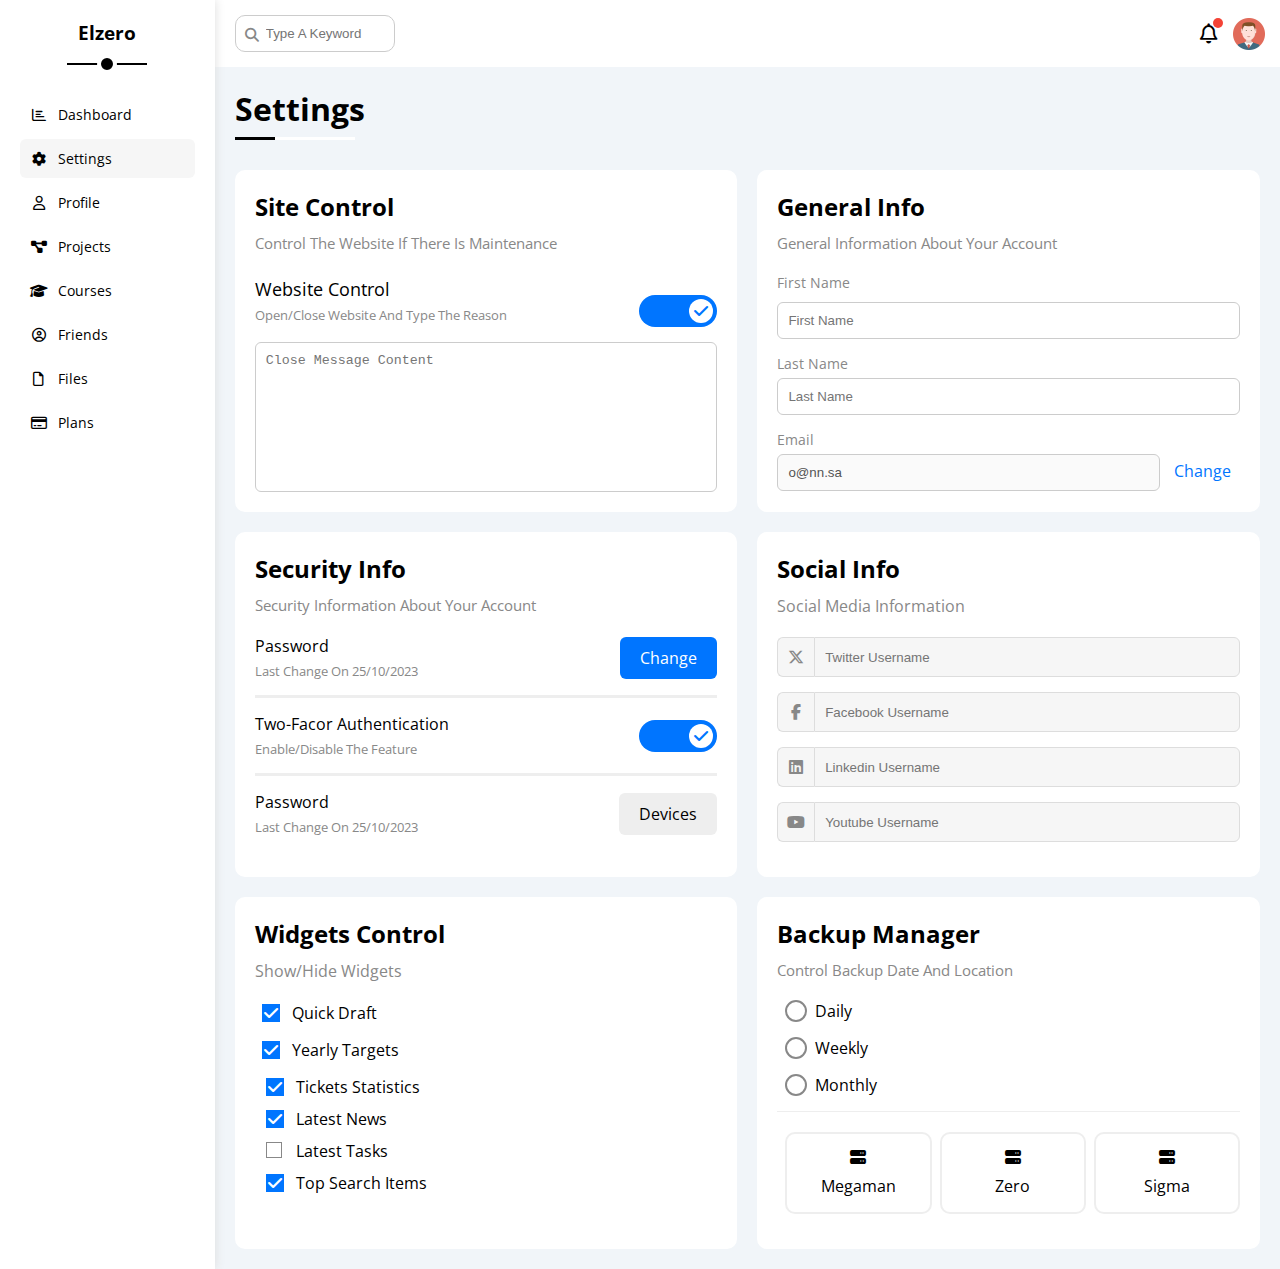
<file: settings.html>
<!DOCTYPE html>
<html lang="en">
<head>
  <meta charset="UTF-8">
  <meta name="viewport" content="width=device-width, initial-scale=1.0">
  <title>Settings</title>
  <link rel="stylesheet" href="css/framework.css" />
  <link rel="stylesheet" href="css/style.css" />
  <link rel="stylesheet" href="css/all.min.css" />
</head>
<body>
  <div class="page d-flex">
    <div class="sidebar bg-white p-20 p-relative">
      <h3 class="p-relative txt-c mt-0">Elzero</h3>
      <ul>
        <li>
          <a class="d-flex align-center fs-14 c-black rad-6 p-10" href="index.html">
            <i class="fa-regular fa-chart-bar fa-fw"></i>
            <span class="">Dashboard</span>
          </a>
        </li>
        <li>
          <a class="active d-flex align-center fs-14 c-black rad-6 p-10" href="settings.html">
            <i class="fa-solid fa-gear fa-fw"></i>
            <span>Settings</span>
          </a>
        </li>
        <li>
          <a class="d-flex align-center fs-14 c-black rad-6 p-10" href="profile.html">
            <i class="fa-regular fa-user fa-fw"></i>
            <span>Profile</span>
          </a>
        </li>
        <li>
          <a class="d-flex align-center fs-14 c-black rad-6 p-10" href="projects.html">
            <i class="fa-solid fa-diagram-project fa-fw"></i>
            <span>Projects</span>
          </a>
        </li>
        <li>
          <a class="d-flex align-center fs-14 c-black rad-6 p-10" href="courses.html">
            <i class="fa-solid fa-graduation-cap fa-fw"></i>
            <span>Courses</span>
          </a>
        </li>
        <li>
          <a class="d-flex align-center fs-14 c-black rad-6 p-10" href="friends.html">
            <i class="fa-regular fa-circle-user fa-fw"></i>
            <span>Friends</span>
          </a>
        </li>
        <li>
          <a class="d-flex align-center fs-14 c-black rad-6 p-10" href="files.html">
            <i class="fa-regular fa-file fa-fw"></i>
            <span>Files</span>
          </a>
        </li>
        <li>
          <a class="d-flex align-center fs-14 c-black rad-6 p-10" href="plans.html">
            <i class="fa-regular fa-credit-card fa-fw"></i>
            <span>Plans</span>
          </a>
        </li>
      </ul>
    </div>
    <div class="content w-full">
      <div class="head bg-white p-15 between-flex">
        <div class="search p-relative">
          <input class="p-10" type="search" placeholder="Type A Keyword" />
        </div>
        <!-- <h3 class="mb-0 mr-10 f-family fs-25">Hello</h3> -->
        <div class="icons d-flex align-center">
          <span class="notification p-relative">
            <i class="fa-regular fa-bell fa-lg"></i>
          </span>
          <img src="img/avatar.png" alt="" />
          </div>
        </div>
        <h1 class="p-relative">Settings</h1>
        <div class="settings-page m-20 gap-20 d-grid">
          <div class="p-20 bg-white rad-10">
            <h2 class="mt-0 mb-10">Site Control</h2>
            <p class="mt-0 mb-20 c-grey fs-15">Control The Website If There Is Maintenance</p>
            <div class="mb-15 between-flex">
              <div>
                <span class="fs-18">Website Control</span>
                <p class="c-grey mt-5 mb-0 fs-13">Open/Close Website And Type The Reason</p>
              </div>
              <div>
                <label>
                  <input class="toggle-checkbox" type="checkbox" checked />
                  <div class="toggle-switch"></div>
                </label>
              </div>
            </div>
            <textarea class="close-message p-10 rad-6 d-block w-full" placeholder="Close Message Content"></textarea>
          </div>
          <div class="general-info card txt-c-mobile">
            <h2 class="header-space2">General Info</h2>
            <p class="mt-0 mb-20 c-grey fw-400 fs-15">General Information About Your Account</p>
            <div class="info mb-15">
              <label class="fs-14 c-grey d-block mb-10" for="first">First Name</label>
              <input
                class="b-none border-ccc p-10 rad-6 d-block w-full"
                type="text"
                id="first"
                placeholder="First Name"
              />
            </div>
            <div class="info mb-15">
              <label class="fs-14 c-grey d-block mb-5" for="last">Last Name</label>
              <input
                class="b-none border-ccc p-10 rad-6 d-block w-full"
                id="last"
                type="text"
                placeholder="Last Name"
              />
            </div>
            <div class="info"> 
              <label class="fs-14 c-grey d-block mb-5" for="email">Email</label>
              <input
                class="email b-none border-ccc p-10 rad-6 w-full mr-10"
                id="email"
                type="email"
                value="o@nn.sa"
                disabled
              />
              <a class="change c-blue" href="#">Change</a>
            </div>
        </div>
        <div class="security-info card">
          <h2 class="header-space2">Security Info</h2>
          <p class="mt-0 mb-20 c-grey fs-15">Security Information About Your Account</p>
          <div class="box mb-15 between-flex">
            <div>
              <span>Password</span>
              <p class="c-grey mt-5 mb-0 fs-13">Last Change On 25/10/2023</p>
            </div>
            <a class="button bg-blue c-white btn-shape" href="#">Change</a>
          </div>
          <div class="box mb-15 between-flex">
            <div>
              <span>Two-Facor Authentication</span>
              <p class="c-grey mt-5 mb-0 fs-13">Enable/Disable The Feature</p>
            </div>
            <label class="between-flex">
              <input class="toggle-checkbox" type="checkbox" checked>
              <div class="toggle-switch"></div>
            </label>
          </div>
          <div class="box between-flex">
            <div>
              <span>Password</span>
              <p class="c-grey mt-5 mb-0 fs-13">Last Change On 25/10/2023</p>
            </div>
            <a class="bg-eee c-black btn-shape" href="#">Devices</a>
          </div>
        </div>
        <div class="social-info card">
          <h2 class="header-space2">Social Info</h2>
          <p class="mt-0 mb-20 c-grey">Social Media Information</p>
            <div class="d-flex align-center mb-15">
              <i class="fa-brands fa-x-twitter center-flex c-grey twitter"></i>
              <input class="w-full" type="text" placeholder="Twitter Username">
          </div>
          <div class="d-flex align-center mb-15">
            <i class="fa-brands fa-facebook-f center-flex c-grey facebook"></i>
            <input class="w-full" type="text" placeholder="Facebook Username">
        </div>
        <div class="d-flex align-center mb-15">
          <i class="fa-brands fa-linkedin center-flex c-grey linkedin"></i>
          <input class="w-full" type="text" placeholder="Linkedin Username">
      </div>
      <div class="d-flex align-center mb-15">
        <i class="fa-brands fa-youtube center-flex c-grey youtube"></i>
        <input class="w-full" type="text" placeholder="Youtube Username">
        </div>
      </div>
      <div class="widgets-control card">
        <h2 class="header-space2">Widgets Control</h2>
        <p class="header-space1 c-grey">Show/Hide Widgets</p>
        <div class="widgets d-flex align-center mb-15">
          <input type="checkbox" id="one" checked>
          <label for="one">Quick Draft</label>
        </div>
        <div class="widgets d-flex align-center mb-15">
          <input id="two" type="checkbox" checked>
          <label for="two">Yearly Targets</label>
        </div>
        <div class="widgets mb-10">
          <input id="three" type="checkbox" checked>
          <label for="three">Tickets Statistics</label>
        </div>
        <div class="widgets mb-10">
          <input id="four" type="checkbox" checked>
          <label for="four">Latest News</label>
        </div>
        <div class="widgets mb-10">
          <input id="five" type="checkbox">
          <label for="five">Latest Tasks</label>
        </div>
        <div class="widgets">
          <input id="six" type="checkbox" checked>
          <label for="six">Top Search Items</label>
        </div>
      </div>
      <div class="widgets-backup card">
        <h2 class="header-space2">Backup Manager</h2>
        <p class="header-space1 c-grey fs-15">Control Backup Date And Location</p>
        <div class="date d-flex align-center mb-15">
          <input type="radio" name="time" id="daily">
          <label for="daily">Daily</label>
        </div>
        <div class="date d-flex align-center mb-15">
          <input type="radio" name="time" id="weekly">
          <label for="weekly">Weekly</label>
        </div>
        <div class="date d-flex align-center mb-15">
          <input type="radio" name="time" id="monthly">
          <label for="monthly">Monthly</label>
        </div> 
        <div class="servers d-flex align-center txt-c">
          <input type="radio" name="servers" id="server-one">
          <div class="server mb-15 rad-10 w-full">
            <label class="d-block m-15" for="server-one">
              <i class="fa-solid fa-server d-block mb-10"></i>
              Megaman
            </label>
          </div>
          <input type="radio" name="servers" id="server-two">
          <div class="server mb-15 rad-10 w-full">
            <label class="d-block m-15" for="server-two">
              <i class="fa-solid fa-server d-block mb-10"></i>
              Zero
            </label>
          </div>
          <input type="radio" name="servers" id="server-three">
          <div class="server mb-15 rad-10 w-full">
            <label class="d-block m-15" for="server-three">
              <i class="fa-solid fa-server d-block mb-10"></i>
              Sigma
            </label>
          </div>
        </div>
      </div>
    </div>
  </div>
    <script src="logic/script.js"></script>
</body>
</html>
</file>
<file: css/framework.css>
/* Framwork Clases */
:root {
  --blue-color: #0075ff;
  --blue-alt-color: #0d69d5;
  --orange-color: #f59e0b;
  --green-color: #22c55e;
  --red-color: #f44336;
  --grey-color: #888;
  --eee-color: #eee;
}

.d-block {
  display: block;
}

.d-flex {
  display: flex;
}

.between-flex {
  display: flex;
  align-items: center;
  justify-content: space-between;
}

.center-flex {
  display: flex;
  align-items: center;
  justify-content: center;
}

.align-center {
  align-items: center;
}

.space-between {
  justify-content: space-between;
}

.f-wrap {
  flex-wrap: wrap;
}

.d-grid {
  display: grid;
}

@media (max-width: 767px) {
  .block-mobile {
    display: block;
  }
  .hide-mobile {
    display: none;
  }
}

.gap-20 {
  gap: 20px;
}

@media (max-width: 767px) {
  .block-mobile {
    display: block;
  }
}

.p-5 {
  padding: 5px;
}

.p-10 {
  padding: 10px;
}

.p-15 {
  padding: 15px;
}

.p-20 {
  padding: 20px;
}

.pt-10 {
  padding-top: 10px;
}

.pt-15 {
  padding-top: 15px;
}

.pl-15 {
  padding-left: 15px;
}

.pb-10 {
  padding-bottom: 10px;
}

.pb-15 {
  padding-bottom: 15px;
}

.m-0 {
  margin: 0;
}

.m-auto {
  margin: auto;
}

.ml-auto {
  margin-left: auto;
}

.m-15 {
  margin: 15px;
}

.m-20 {
  margin: 20px;
}

.mt-0 {
  margin-top: 0;
}

.mt-5 {
  margin-top: 5px;
}

.mt-10 {
  margin-top: 10px;
}

.mt-15 {
  margin-top: 15px;
}

.mt-20 {
  margin-top: 20px;
}

.mt-25 {
  margin-top: 25px;
}

.ml-5 {
  margin-left: 5px;
}

.ml-10 {
  margin-left: 10px;
}

.ml-15 {
  margin-left: 15px;
}

.ml-20 {
  margin-left: 50px;
}

.mr-10 {
  margin-right: 10px;
}

.mr-15 {
  margin-right: 15px;
}

.mb-5 {
  margin-bottom: 5px;
}

.mb-0 {
  margin-bottom: 0;
}

.mb-10 {
  margin-bottom: 10px;
}

.mb-15 {
  margin-bottom: 15px;
}

.mb-20 {
  margin-bottom: 20px;
}

.mb-25 {
  margin-bottom: 25px;
}

.mb-40 {
  margin-bottom: 40px;
}

.bg-white {
  background-color: white;
}

.bg-grey {
  background-color: var(--grey-color);
}

.bg-eee {
  background-color: #eee;
}

.bg-blue {
  background-color: var(--blue-color);
}

.bg-orange {
  background-color: var(--orange-color);
}

.bg-green {
  background-color: var(--green-color);
}

.bg-orange {
  background-color: var(--orange-color);
}

.bg-red {
  background-color: var(--red-color);
}

.bg-ccc {
  background-color: #ccc;
}

.bg-b1 {
  background-color: #d5d3d3;
}

.c-black {
  color: black;
}

.c-grey {
  color: var(--grey-color);
}

.c-white {
  color: white;
}

.c-blue {
  color: var(--blue-color);
}

.c-orange {
  color: var(--orange-color);
}

.c-green {
  color: var(--green-color);
}

.c-red {
  color: var(--red-color);
}

.p-relative {
  position: relative;
}

.p-absolute {
  position: absolute;
}

.txt-c {
  text-align: center;
}

.txt-r {
  text-align: right;
}

.fs-13 {
  font-size: 13px;
}

.fs-14 {
  font-size: 14px;
}

.fs-15 {
  font-size: 15px;
}

.fs-18 {
  font-size: 18px;
}

.fs-20 {
  font-size: 20px;
}

.fs-22 {
  font-size: 22px;
}

.fs-25 {
  font-size: 25px;
}

.fw-bold {
  font-weight: bold;
}

.fw-normal {
  font-weight: normal;
}

.fw-400 {
  font-weight: 400;
}

.f-family {
  font-family: "Homemade Apple", sans-serif;
}

@media (max-width: 767px) {
  .txt-c-mobile {
    text-align: center;
  }
}

.rad-6 {
  border-radius: 6px;
}

.rad-10 {
  border-radius: 10px;
}

.r-half {
  border-radius: 50%;
}

.b-none {
  border: none;
}

.border-eee {
  border: 1px solid #eee;
}

.border-top {
  border-top: 1px solid var(--eee-color);
}

.border-bottom {
  border-bottom: 1px solid var(--eee-color);
}

.broder-ccc {
  border: 2px solid #ccc;
}

.outline-none {
  outline: none;
}

.w-full {
  width: 100%;
}

.w-100 {
  width: 100px;
}

.w-fit {
  width: fit-content;
}

.h-full {
  height: 100%;
}

.h-20 {
  height: 20px;
}

.h-200 {
  height: 200px;
}

.btn-shape {
  border-radius: 6px;
  padding: 10px 20px;
}

/* save {
  margin-left: 40px;
} */

.card {
  background-color: white;
  padding: 20px;
  border-radius: 10px;
}

.header-space1 {
  margin-top: 0;
  margin-bottom: 20px;
}

.header-space2 {
  margin-top: 0;
  margin-bottom: 10px;
}
</file>
<file: css/style.css>
@import url("https://fonts.googleapis.com/css2?family=Open+Sans:ital,wght@0,300..800;1,300..800&display=swap");
@import url('https://fonts.googleapis.com/css2?family=Edu+AU+VIC+WA+NT+Hand:wght@400..700&family=Homemade+Apple&family=Open+Sans:ital,wght@0,300..800;1,300..800&display=swap');

:root {
  --blue-color: #0075ff;
  --blue-alt-color: #0d69d5;
  --orange-color: #f59e0b;
  --green-color: #22c55e;
  --red-color: #f44336;
  --grey-color: #888;
  --main-border: 1px solid #eee;
}

/* CSS Reset */
* {
  box-sizing: border-box;
}

/* img {
  display: block;
} */

ul {
  list-style-type: none;
  padding: 0;
}

::-webkit-scrollbar {
  width: 15px;
}

::-webkit-scrollbar-track {
  background-color: white;
}

::-webkit-scrollbar-thumb {
  background-color: var(--blue-color);
}

::-webkit-scrollbar-thumb:hover {
  background-color: var(--blue-alt-color);
}

a {
  text-decoration: none;
}

textarea {
  resize: none;
}

/* General Styles */
body {
  font-family: "Open Sans", sans-serif;
  margin: 0;
}

*:focus {
  outline: none;
}

.page {
  background-color: #f1f5f9;
  min-height: 100vh;
}

/* Sidebar */
.sidebar {
  width: 250px;
  box-shadow: 0 0 10px #ddd;
}

.sidebar > h3 {
  margin-bottom: 50px;
}

.sidebar > h3::before,
.sidebar > h3::after {
  content: "";
  background-color: black;
  transform: translateX(-50%);
  position: absolute;
  left: 50%;
}

.sidebar > h3::before {
  width: 80px;
  height: 2px;
  bottom: -20px;
}

.sidebar > h3::after {
  bottom: -29px;
  width: 12px;
  height: 12px;
  border-radius: 50%;
  border: 4px solid white;
}

.sidebar ul li a {
  transition: 0.3s;
  margin-bottom: 5px;
}

.sidebar ul li a:hover,
.sidebar ul li a.active {
  background-color: #f6f6f6;
}

.sidebar ul li a span {
  font-size: 14px;
  margin-left: 10px;
}

@media (max-width: 767px) {
  .sidebar {
    width: 58px;
    padding: 10px;
  }
  .sidebar > h3 {
    font-size: 13px;
    margin-bottom: 15px;
  }
  .sidebar > h3::before,
  .sidebar > h3::after {
    display: none;
  }
  .sidebar ul li a span {
    display: none;
  }
}
/* End Sidebar */
/* Start Content */
.content {
  overflow: hidden;
}

.head .search::before {
  font-family: var(--fa-style-family-classic);
  content: "\f002";
  font-weight: 900;
  position: absolute;
  left: 15px;
  top: 50%;
  transform: translateY(-50%);
  font-size: 14px;
  color: var(--grey-color);
}

.head .search input {
  border: 1px solid #ccc;
  border-radius: 10px;
  margin-left: 5px;
  padding-left: 30px;
  width: 160px;
  transition: width 0.3s;
}

.head .search input:focus {
  width: 200px;
}

.head .search input:focus::placeholder {
  opacity: 0;
}

.head .icons .notification::before {
  content: "";
  position: absolute;
  width: 10px;
  height: 10px;
  background-color: var(--red-color);
  border-radius: 50%;
  right: -5px;
  top: -5px;
}

.head .icons img {
  width: 32px;
  height: 32px;
  margin-left: 15px;
}

.page h1 {
  margin: 20px 20px 40px;
}

.page h1::before,
.page h1::after {
  content: "";
  height: 3px;
  position: absolute;
  bottom: -10px;
  left: 0;
}

.page h1::before {
  background-color: white;
  width: 120px;
}

.page h1::after {
  background-color: black;
  width: 40px;
}

.wrapper {
  grid-template-columns: repeat(auto-fill, minmax(450px, 1fr));
  margin-left: 20px;
  margin-right: 20px;
  margin-bottom: 20px;
}

@media (max-width: 767px) {
  .wrapper {
    grid-template-columns: minmax(200px, 1fr);
    margin-left: 10px;
    margin-right: 10px;
    gap: 10px;
  }
}
/* End Content */
/* Start Welcome Widget */
.welcome {
  overflow: hidden;
}

.welcome .intro img {
  width: 200px;
  margin-bottom: -10px;
}

.welcome .avatar {
  width: 64px;
  height: 64px;
  border: 2px solid white;
  border-radius: 50%;
  padding: 2px;
  box-shadow: 0 0 5px #ddd;
  margin-left: 20px;
  margin-top: -32px;
}

.welcome .body {
  border-top: 1px solid #eee;
  border-bottom: 1px solid #eee;
}

.welcome .body > div {
  flex: 1;
}

.welcome .visit {
  margin: 0 15px 15px auto;
  transition: 0.3s;
}

.welcome .visit:hover {
  background-color: var(--blue-alt-color);
}

@media (max-width: 767px) {
  .welcome .intro {
    padding-bottom: 30px;
  }
  .welcome .avatar {
    margin-left: 0;
  }
  .welcome .body > div:not(:last-child) {
    margin-bottom: 20px;
  }
}

/* End Welcome Widget */
/* Start Quick Draft Widget */
.quick-draft textarea {
  resize: none;
  min-height: 180px;
}

.quick-draft .save {
  margin-left: auto;
  transition: 0.3s;
  cursor: pointer;
}

.quick-draft .save:hover {
  background-color: var(--blue-alt-color);
}

/* Start Targets */
.targets .target-row .icon {
  width: 80px;
  height: 80px;
  margin-right: 15px;
}

.targets .details {
  flex: 1;
}

.targets .details .progress {
  height: 4px;
}

.targets .details .progress > span {
  position: absolute;
  left: 0;
  top: 0;
  height: 100%;
  transition: width 1.2s linear;
}

.targets .details .progress > span span {
  position: absolute;
  bottom: 16px;
  right: -16px;
  color: white;
  padding: 2px 5px;
  border-radius: 6px;
  font-size: 13px;
}

@media (max-width: 767px) {
  .targets .details .progress > span span {
    display: none;
  }
}

.targets .details .progress > span span::after {
  content: "";
  border-color: transparent;
  border-width: 5px;
  border-style: solid;
  position: absolute;
  bottom: -10px;
  left: 50%;
  transform: translateX(-50%);
}

.targets .details .progress > .blue span span::after {
  border-top-color: var(--blue-color);
}

.targets .details .progress > .orange span span::after {
  border-top-color: var(--orange-color);
}

.targets .details .progress > .green span span::after {
  border-top-color: var(--green-color);
}

.blue .icon,
.blue .progress {
  background-color: rgba(0 117 225 / 20%);
}

.orange .icon,
.orange .progress {
  background-color: rgba(245 158 11 / 20%);
}

.green .icon,
.green .progress {
  background-color: rgba(34 197 94 / 20%);
}

/* End Targets */
/* Start Tickets */
.tickets .box {
  width: 200px;
  border: 3px solid var(--grey-color);
}
/* End Tickets */
/* Start Latest News */
.latest-news .news-row:not(:last-of-type) {
  margin-bottom: 20px;
  padding-bottom: 20px;
  border-bottom: 1px solid #eee;
}

.latest-news .news-row img {
  margin-right: 15px;
  width: 120px;
}

.latest-news .info {
  flex: 1;
}

.latest-news .info h3 {
  margin: 0 0 5px;
  font-size: 16px;
}

@media (max-width: 576px) {
  .latest-news .news-row {
    display: block;
  }
  .latest-news .news-row img {
    margin: 15px 60px 10px;
  }
  .latest-news .news-row .label {
    margin: 10px auto;
    width: fit-content;
  }
}
/* End Latest News */
/* Start Latest Tasks */
.latest-tasks .task-row:not(:last-of-type) {
  margin-bottom: 15px;
  padding-bottom: 15px;
  border-bottom: 1px solid #eee;
}

.latest-tasks .info {
  flex-grow: 1;
}

.latest-tasks .task-row .delete {
  cursor: pointer;
  transition: 0.3s;
}

.latest-tasks .task-row .delete:hover {
  color: var(--red-color);
}

.latest-tasks .done {
  opacity: 0.3;
}

.latest-tasks .done h3,
.latest-tasks .done p {
  text-decoration: line-through;
}
/* End Latest Tasks */
/* Start Top Search Items */
.top-search .items-head {
  font-weight: 600;
  font-size: 18px;
}

.top-search .items span:first-child {
  font-size: 20px;
}
/* End Top Search Items */
/* Start Latest Uploads */
.latest-uploads ul li:not(:last-of-type) {
  margin-bottom: 10px;
  padding-bottom: 10px;
  border-bottom: 1px solid #eee;
}

.latest-uploads ul li .txt {
  margin-left: -10px;
  font-weight: 600;
}
/* End Latest Uploads */
/* Start Last Project */
.last-project ul li {
  font-weight: 500;
  font-size: 17px;
}

.last-project ul::before {
  content: '';
  position: absolute;
  left: 11px;
  width: 2px;
  height: 100%;
  background-color: var(--blue-color);
}

.last-project ul li::before {
  content: '';
  width: 20px;
  height: 20px;
  display: block;
  border-radius: 50%;
  background-color: white;
  border: 2px solid white;
  outline: 2px solid var(--blue-color);
  margin-right: 15px;
  z-index: 1;
}

.last-project ul li.done::before {
  background-color: blue;
}

.last-project ul li.current::before {
  animation: change-color 0.8s infinite alternate;
}

.last-project .lanuch-icon {
  position: absolute;
  word-wrap: 160px;
  right: 0;
  bottom: 0;
  opacity: 0.2;
}
/* End Last Project */
/* Start Reminders */
.reminders ul li .key {
  width: 20px;
  height: 20px;
}

.reminders ul li > .blue {
  border-left: 2px solid var(--blue-color);
}

.reminders ul li > .green {
  border-left: 2px solid var(--green-color);
}

.reminders ul li > .orange {
  border-left: 2px solid var(--orange-color);
}

.reminders ul li > .red {
  border-left: 2px solid var(--red-color);
}
/* End Reminders */
/* Start Social Media */
.social-stats .box {
  padding-left: 70px;
}

.social-stats .box i {
  position: absolute;
  left: 0;
  top: 0;
  width: 52px;
  transition: 0.3s;
}

.social-stats .box i:hover {
  transform: rotate(5deg);
}

.social-stats .twitter {
  background-color: #9a9b9c;
  color: #14171a;
}

.social-stats .twitter i,
.social-stats .twitter a {
  background-color: #14171a;
}

.social-stats .facebook {
  background-color: #7fb5fc;
  color: #1877f2;
}

.social-stats .facebook i,
.social-stats .facebook a {
  background-color: #1877f2;
}

.social-stats .youtube {
  background-color: #ff7474;
  color: #ff0000;
}

.social-stats .youtube i,
.social-stats .youtube a {
  background-color: #ff0000;
}

.social-stats .linkedin {
  background-color: #95c6f7;
  color: #0a66c2;
}

.social-stats .linkedin i,
.social-stats .linkedin a {
  background-color: #0a66c2;
}
/* End Social Media */
/* Start Projects Table */
.projects .responsive-table {
  overflow-x: auto;
}

.projects table {
  min-width: 1000px;
  border-spacing: 0;
}

.projects thead td {
  background-color: #eee;
  font-weight: bold;
}

.projects table td {
  padding: 15px;
}

.projects tbody td {
  border-bottom: var(--main-border);
  border-left: var(--main-border);
  transition: 0.3s;
}

.projects table tbody tr td:last-child {
  border-right: var(--main-border);
}

.projects table tbody tr:hover td {
  background-color: #faf7f7;
}

.projects table img {
  display: inline;
  width: 32px;
  height: 32px;
  border-radius: 50%;
  padding: 2px;
  background-color: white;
}

.projects table img:not(:first-child) {
  margin-left: -20px;
}
/* End Projects Table */
/* Start Settings */
.settings-page {
  grid-template-columns: repeat(auto-fill, minmax(500px, 1fr));
}

@media (max-width: 767px) {
  .settings-page {
    grid-template-columns: minmax(100px, 1fr);
    margin-left: 10px;
    margin-right: 10px;
    gap: 10px;
  }
}

.settings-page .close-message {
  border: 1px solid #ccc;
  min-height: 150px;
}

.settings-page .box {
  padding-bottom: 15px;
}

.settings-page .box:not(:last-of-type) {
  border-bottom: 3px solid #eee;
}

.toggle-checkbox {
  appearance: none;
}

.toggle-switch {
  background-color: #ccc;
  width: 78px;
  height: 32px;
  border-radius: 16px;
  position: relative;
  transition: 0.3s;
  cursor: pointer;
}

.toggle-switch::before {
  font-family: var(--fa-style-family-classic);
  content: "\f00d";
  font-weight: 900;
  background-color: white;
  width: 24px;
  height: 24px;
  position: absolute;
  border-radius: 50%;
  top: 4px;
  left: 4px;
  display: flex;
  justify-content: center;
  align-items: center;
  color: #aaa;
  transition: 0.4s;
}

.toggle-checkbox:checked + .toggle-switch {
  background-color: var(--blue-color);
}

.toggle-checkbox:checked + .toggle-switch::before {
  content: "\f00c";
  left: 50px;
  color: var(--blue-color);
}

.general-info .info input {
  border: 1px solid #ccc;
}

.general-info .email {
  display: inline-flex;
  width: calc(100% - 80px);
}

.settings-page .social-info i {
  width: 40px;
  height: 40px;
  background-color: #f6f6f6;
  border: 1px solid #ddd;
  border-right: none;
  border-radius: 6px 0 0 6px;
  transition: 0.3s;
}

.settings-page .social-info input {
  height: 40px;
  background-color: #f6f6f6;
  border: 1px solid #ddd;
  padding-left: 10px;
  border-radius: 0 6px 6px 0;
}

.settings-page .social-info > div:focus-within .twitter {
  color: #14171a;
}

.settings-page .social-info > div:focus-within .facebook {
  color: #1877f2;
}

.settings-page .social-info > div:focus-within .linkedin {
  color: #0a66c2;
}

.settings-page .social-info > div:focus-within .youtube {
  color: #ff0000;
}

.widgets-control .widgets input[type="checkbox"] {
  appearance: none;
}

.widgets-control label {
  padding-left: 30px;
  cursor: pointer;
  position: relative;
}

.widgets-control label::before {
  content: "";
  position: absolute;
  left: 0;
  top: 50%;
  width: 14px;
  height: 14px;
  border: 1px solid var(--grey-color);
  margin-top: -9px;
  font-size: 12px;
}

.widgets-control label:hover::before {
  border-color: var(--blue-alt-color);
}

.widgets-control label::after {
  font-family: var(--fa-style-family-classic);
  content: "\f00c";
  font-weight: 900;
  position: absolute;
  left: 0;
  top: 50%;
  margin-top: -9px;
  background-color: var(--blue-color);
  color: white;
  width: 18px;
  height: 18px;
  display: flex;
  align-items: center;
  justify-content: center;
  transform: scale(0) rotate(360deg);
  transition: 0.3s;
}

.widgets-control .widgets input[type="checkbox"]:checked + label::after {
  transform: scale(1);
}

.widgets-backup input[type="radio"] {
  appearance: none;
}

.widgets-backup .date label {
  padding-left: 30px;
  cursor: pointer;
  position: relative;
}

.widgets-backup .date label::before {
  content: "";
  position: absolute;
  top: 50%;
  left: 0;
  margin-top: -11px;
  width: 18px;
  height: 18px;
  border: 2px solid var(--grey-color);
  border-radius: 50%;
}

.widgets-backup .date label::after {
  content: "";
  position: absolute;
  left: 5px;
  top: 5px;
  width: 12px;
  height: 12px;
  background-color: var(--blue-color);
  border-radius: 50%;
  transition: 0.3s;
  transform: scale(0);
}

.widgets-backup .date input[type="radio"]:checked + label::before {
  border-color: var(--blue-color);
}

.widgets-backup .date input[type="radio"]:checked + label::after {
  transform: scale(1);
}

.servers {
  border-top: 1px solid #eee;
  padding-top: 20px;
}

.servers .server {
  border: 2px solid #eee;
  position: relative;
}

.servers .server label {
  cursor: pointer;
}

.widgets-backup .servers input[type="radio"]:checked + .server {
  border-color: var(--blue-color);
  color: var(--blue-color);
}
/* End Settings */
/* Start Profile Page */
@media (max-width: 767px) {
  .profile-page .overview {
    flex-direction: column;
  }
}

.profile-page .avatar-box {
  width: 300px;
}

@media (min-width: 768px) {
  .profile-page .avatar-box {
    border-right: 1px solid #eee;
  }
}

.profile-page .avatar-box > img {
  width: 120px;
  height: 120px;
}


.profile-page .avatar-box .level {
  height: 6px;
  overflow: hidden;
  margin: auto;
  width: 70%;
}

.profile-page .avatar-box .level span {
  position: absolute;
  left: 0;
  top: 0;
  height: 100%;
  background-color: var(--blue-color);
  border-radius: 6px;
}

.profile-page .info-box .box {
  flex-wrap: wrap;
  border-bottom: 1px solid #eee;
  transition: 0.3s;
}

.profile-page .info-box .box:hover {
  background-color: #f9f9f9;
}

.profile-page .info-box .box > div {
  min-width: 250px;
  padding: 10px 0 0;
}

.profile-page .info-box .box h4 {
  font-weight: normal;
}

@media (max-width: 767px) {
  .profile-page .info-box .box h4 {
    margin-left: 15px;
  }
  .profile-page .info-box .toggle-switch {
    margin: auto;
  }
  .profile-page .info-box .box {
    padding: 15px;
  }
}

@media (max-width: 767px) {
  .profile-page .other-data {
    flex-direction: column;
  }
}

.profile-page .skills-card {
  flex-grow: 1;
}

.profile-page .skills-card ul li {
  padding: 15px 0;
}

.profile-page .skills-card ul li:not(:last-child) {
  border-bottom: var(--main-border);
}

.profile-page .skills-card ul li span {
  display: inline-flex;
  padding: 4px 10px;
  background-color: #eee;
  border-radius: 6px;
  font-size: 14px;
}

.profile-page .skills-card ul li span:not(:last-child) {
  margin-right: 5px;
}

.profile-page .activites {
  flex-grow: 2;
}

.profile-page .activity-box:not(:last-of-type) {
  border-bottom: var(--main-border);
  padding-bottom: 20px;
  margin-bottom: 20px;
}

.profile-page .activity-box img {
  width: 80px;
  height: 80px;
  margin-right: 10px;
}

@media (min-width: 768px) {
  .profile-page .activity-box .date {
    margin-left: auto;
    text-align: right;
  }
}

@media (max-width: 767px) {
  .profile-page .activity-box {
    flex-direction: column;
  }
  .profile-page .activity-box img {
    margin-right: 0;
    margin-bottom: 15px;
  }
  .profile-page .activity-box .date {
    margin-top: 20px;
  }
}
/* End Profile Page */
/* Start Projects Page */
.projects {
  grid-template-columns: repeat(auto-fill, minmax(500px, 1fr));
}

@media (max-width: 767px) {
  .projects {
    grid-template-columns: minmax(200px, 1fr);
    margin-left: 10px;
    margin-right: 10px;
    gap: 15px;
  }
}

.projects .txt h2 {
  font-weight: normal;
}

.projects .txt span {
  position: absolute;
  right: 10px;
  top: 5px;
}


.projects .project .imgs {
  margin-top: 80px;
}

.projects .project .imgs img {
  display: inline;
  width: 50px;
  height: 50px;
  border-radius: 50%;
  padding: 2px;
  background-color: white;
}

.projects .project .imgs img:not(:first-child) {
  margin-left: -20px;
}

.projects .project .skills ul {
  padding: 0;
}

.projects .project .skills ul li span {
  padding: 5px;
  border: var(--main-border);
  background-color: #eee;
  border-radius: 6px;
  margin: 5px;
}

@media  (max-width: 767px) {
  .projects .project .skills ul li span {
    display: flex;
    justify-content: center;
    width: fit-content;
    margin: 10px;
  }
}

.projects .project .level {
  height: 7px;
  overflow: hidden;
  width: 50%;
}

.projects .project .level span {
  position: absolute;
  left: 0;
  top: 0;
  height: 100%;
  border-radius: 6px;
}
/* End Projects Page */
/* Start Courses Page */
.courses-page {
  grid-template-columns: repeat(auto-fill, minmax(300px, 1fr));
}

@media (max-width: 767px) {
  .courses-page {
    grid-template-columns: minmax(200px, 1fr);
    margin-left: 10px;
    margin-right: 10px;
    gap: 15px;
  }
}

.courses-page .course {
  overflow: hidden;
}

.courses-page .course .cover {
  width: 100%;
}

.courses-page .course .instructor {
  position: absolute;
  width: 64px;
  height: 64px;
  border-radius: 50%;
  top: 20px;
  left: 20px;
  border: 2px solid white;
}

.courses-page .course .description {
  line-height: 1.6;
}

.courses-page .course .info {
  border-top: var(--main-border);
  font-size: 13px;
}

.courses-page .course .info .title {
  position: absolute;
  top: -18px;
  left: 50%;
  transform: translateX(-50%);
  font-size: 13px;
  cursor: pointer;
}
/* End Courses Page */
/* Start Friends Page */
.friends-page {
  grid-template-columns: repeat(auto-fill, minmax(300px, 1fr));
}

@media (max-width: 767px) {
  .friends-page {
    grid-template-columns: minmax(200px, 1fr);
    margin-left: 10px;
    margin-right: 10px;
    gap: 15px;
  }
}

.friends-page .contact {
  position: absolute;
  left: 10px;
  top: 10px;
}

.friends-page .contact i {
  background-color: #eee;
  padding: 10px;
  border-radius: 50%;
  color: #666;
  font-size: 13px;
  cursor: pointer;
  transition: 0.3s;
}

.friends-page .contact i:hover {
  background-color: var(--blue-color);
  color: white;
}

.friends-page .friend .icons {
  border-top: var(--main-border);
  border-bottom: var(--main-border);
  margin-top: 10px;
  margin-bottom: 15px;
  padding-top: 15px;
  padding-bottom: 15px;
}

.friends-page .friend .icons {
  margin-right: 5px;
}

.friends-page .friend .icons .vip {
  position: absolute;
  right: 0;
  top: 50%;
  transform: translateY(-50%);
  font-size: 40px;
  opacity: 0.2;
}
/* End Friends Page */
/* Start Files Page */
.files-page {
  flex-direction: row-reverse;
  align-items: flex-start;
}

@media  (max-width: 767px) {
  .files-page {
    flex-direction: column;
    align-items: normal;
  }
}

.files-page .files-stats {
  min-width: 260px;
}

.files-page .files-stats .icon {
  width: 40px;
  height: 40px;
  margin-right: 10px;
}

.files-page .files-stats .size {
  margin-left: auto;
}

.files-page .files-stats .blue {
  background-color: rgb(0 117 255 / 20%);
}

.files-page .files-stats .green {
  background-color: rgb(34 197 94 / 20%);
}

.files-page .files-stats .red {
  background-color: rgb(244 67 54 / 20%);
}

.files-page .files-stats .orange {
  background-color: rgb(245 158 11 / 20%);
}

.files-page .files-stats a.upload {
  margin: 15px auto 0;
  padding: 15px 15px;
  transition: 0.3s;
}

.files-page .files-stats a.upload:hover {
  background-color: var(--blue-alt-color);
}

.files-page .files-stats a.upload:hover i.ff {
  animation: go-up 0.8s infinite;
}

.files-page .files-content {
  flex: 1;
  grid-template-columns: repeat(auto-fill, minmax(200px, 1fr));
}

@media (max-width: 767px) {
  .files-page .files-content {
    grid-template-columns: minmax(100px,1fr);
  }
}

.files-page .files-content img {
  width: 64px;
  height: 64px;
  transition: 0.3s;
}

.files-page .files-content .file:hover img {
  transform: rotate(5deg);
}

.files-page .files-content .info {
  border-top: var(--main-border);
}
/* End Files Page */
/* Start Plans Page */
.plans-page {
  grid-template-columns: repeat(auto-fill, minmax(450px, 1fr));
}

@media (max-width: 767px) {
  .plans-page {
    grid-template-columns: minmax(250px, 1fr);
    margin-left: 10px;
    margin-right: 10px;
    gap: 15px;
  }
}

.plans-page .plan .top {
  border: 3px solid white;
  outline: 3px solid transparent;
}

.plans-page .plan.green .top {
  outline-color: var(--green-color);
}

.plans-page .plan.blue .top {
  outline-color: var(--blue-color);
}

.plans-page .plan.orange .top {
  outline-color: var(--orange-color);
}

.plans-page .plan .price {
  position: relative;
  font-size: 40px;
  width: fit-content;
  margin: auto;
}

.plans-page .plan ul li {
  padding: 15px 0;
  display: flex;
  align-items: center;
  font-size: 15px;
  border-bottom: var(--main-border);
}

.plans-page .plan ul li .yes {
  color: var(--green-color);
  font-size: 20px;
}

.plans-page .plan ul li i.help {
  color: var(--grey-color);
  margin-left: auto;
  font-size: 18px;
  cursor: pointer;
}

.plans-page .plan ul li i:not(.yes, .help) {
  color: var(--red-color);
  font-size: 20px;
}
/* End Plans Page */
/* Start Animation */
@keyframes change-color {
  from {
    background-color: var(--blue-color);
  }
  to {
    background-color: white;
  }
}

@keyframes go-up {
  0%, 
  100% {
    transform: translateY(0);
  }
  50% {
    transform: translateY(-5px);
  }
}
/* End Animation */
</file>
